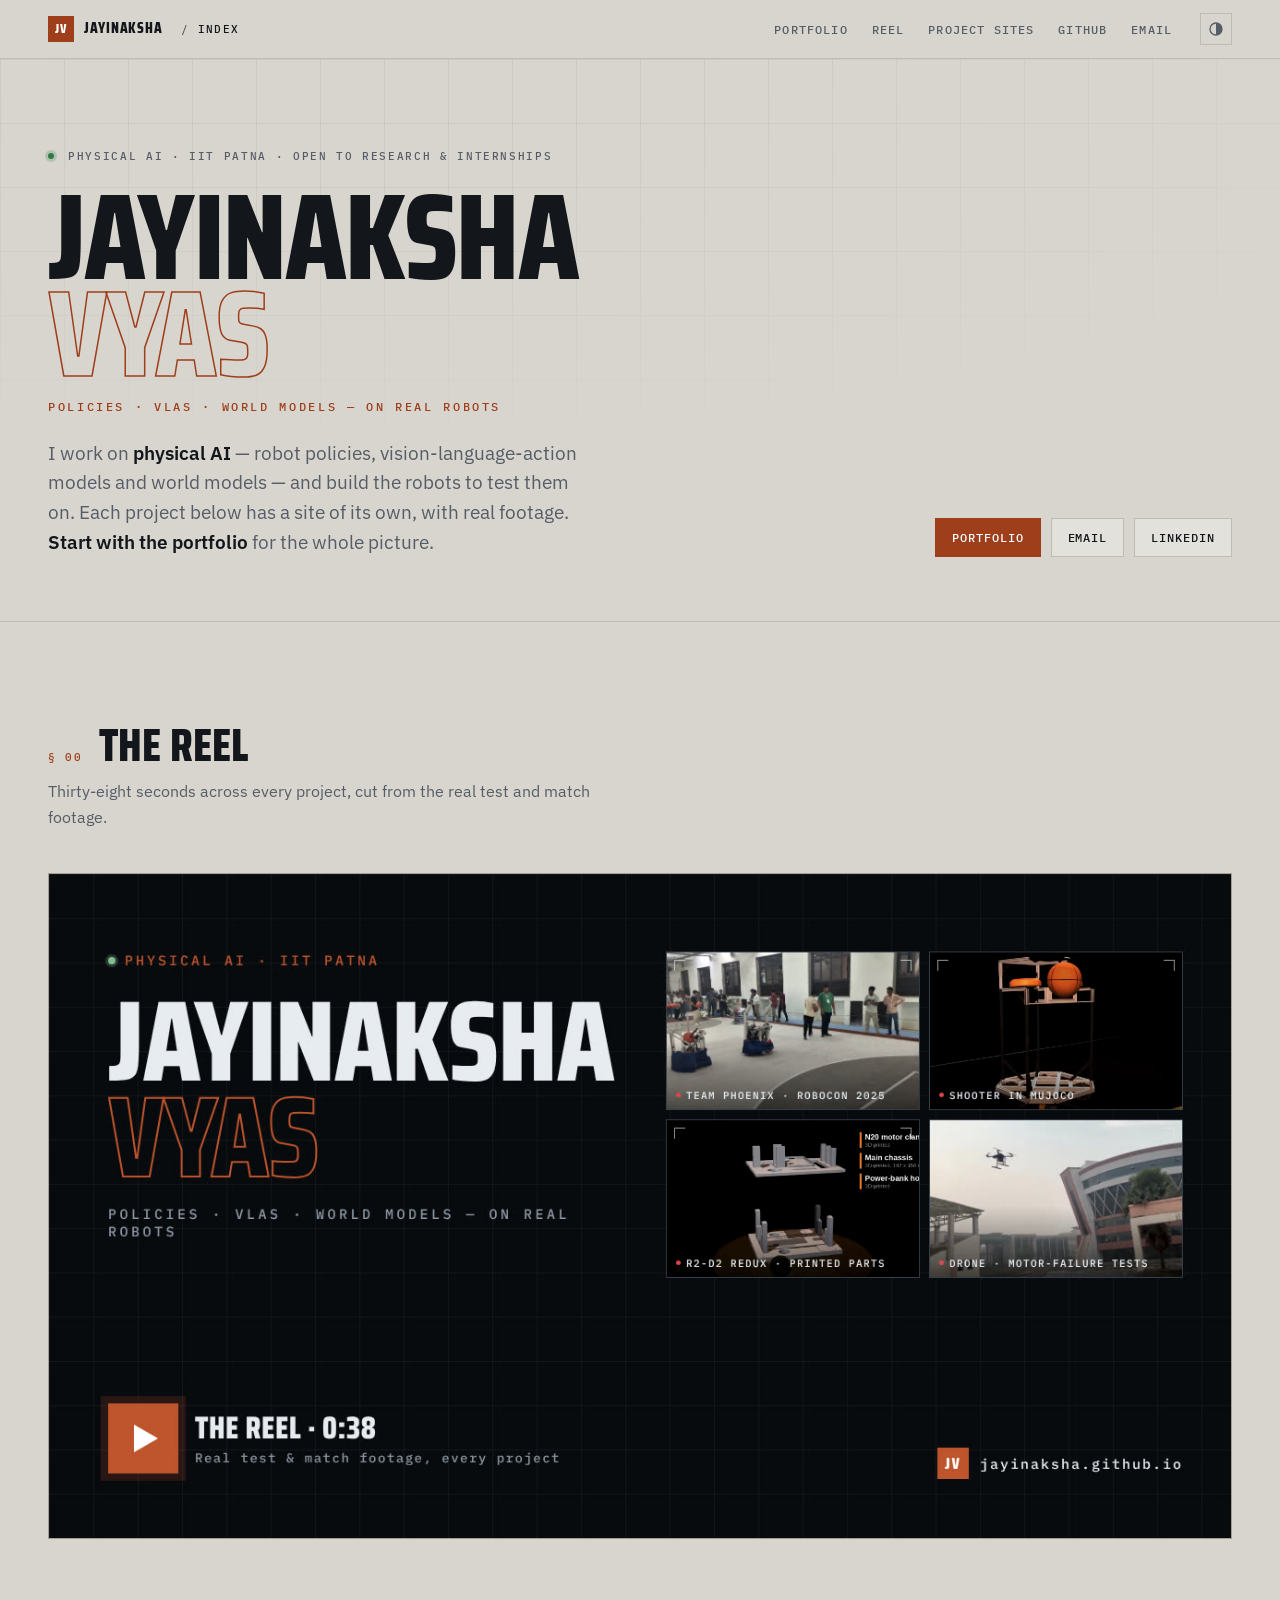
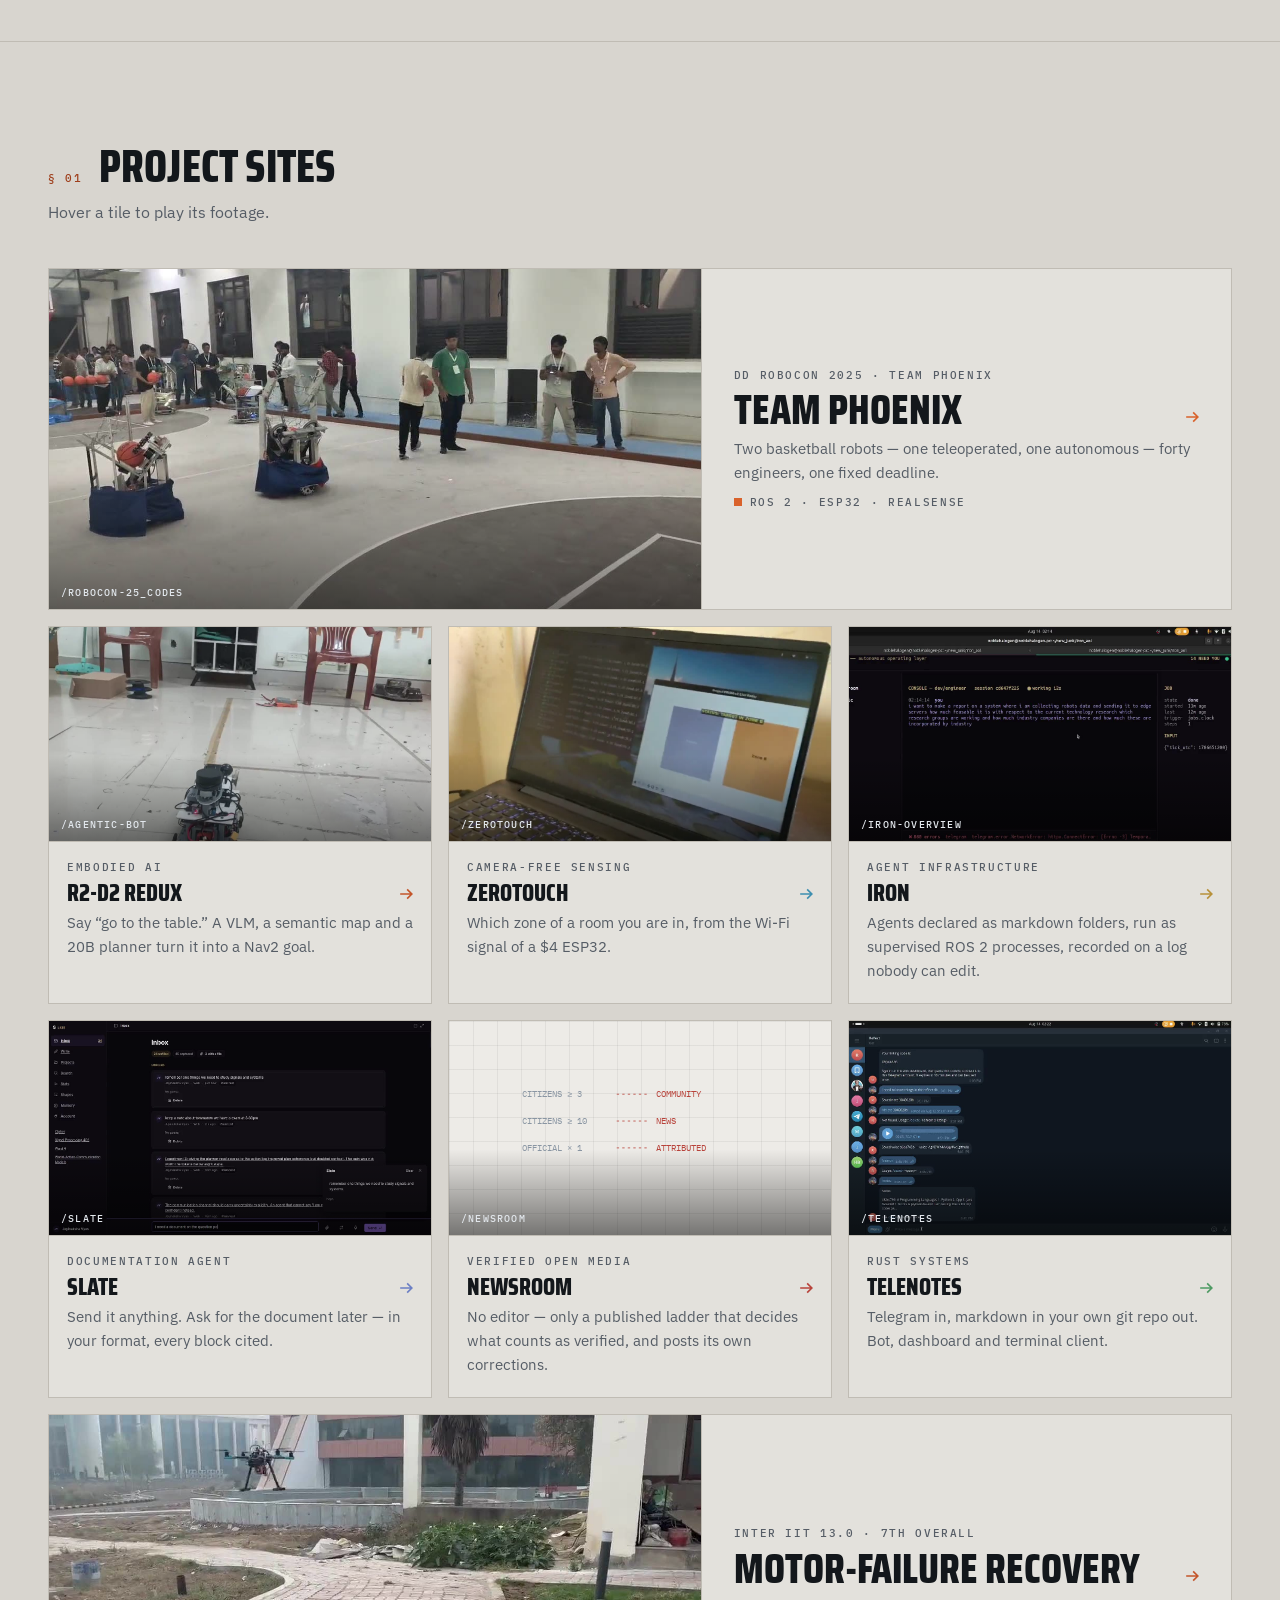
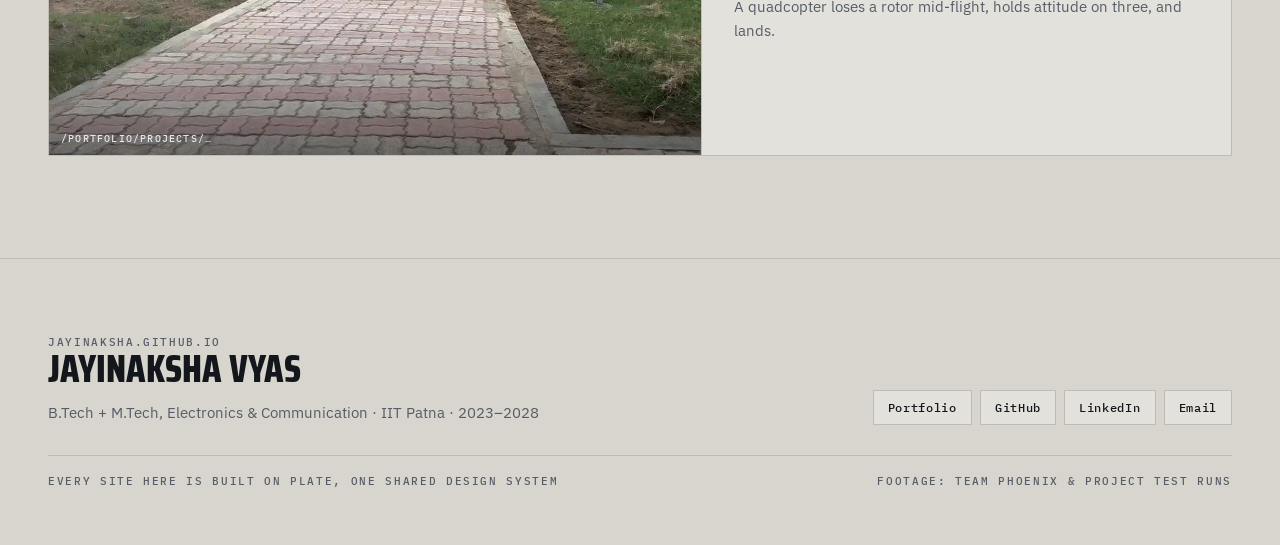
<file: index.html>
<!doctype html>
<html lang="en">
<head>
<meta charset="utf-8">
<meta name="viewport" content="width=device-width,initial-scale=1">
<title>Jayinaksha Vyas — physical AI: policies, VLAs and world models</title>
<meta name="description" content="Jayinaksha Vyas works on physical AI — robot policies, vision-language-action models and world models — at IIT Patna. Every project site in one place, each with real footage: Team Phoenix at DD Robocon 2025, R2-D2 Redux, ZeroTouch, Iron, telenotes, Slate and Newsroom.">
<link rel="canonical" href="https://jayinaksha.github.io/">
<meta property="og:type" content="website">
<meta property="og:title" content="Jayinaksha Vyas — physical AI: policies, VLAs and world models">
<meta property="og:description" content="Every project site in one place, each with real footage.">
<meta property="og:url" content="https://jayinaksha.github.io/">
<meta property="og:image" content="https://jayinaksha.github.io/assets/og.jpg">
<meta property="og:image:width" content="1200"><meta property="og:image:height" content="630">
<meta name="twitter:card" content="summary_large_image">
<meta name="theme-color" content="#0E1114">
<meta name="color-scheme" content="dark light">
<link rel="icon" href="assets/favicon.svg" type="image/svg+xml">
<link rel="stylesheet" href="assets/plate/plate.css">
<script>try{var t=localStorage.getItem("plate-theme");if(t)document.documentElement.dataset.theme=t}catch(e){}</script>
<script type="application/ld+json">
{"@context":"https://schema.org","@type":"Person","name":"Jayinaksha Vyas","url":"https://jayinaksha.github.io/","jobTitle":"Physical AI Engineer","knowsAbout":["Physical AI","Robot Policies","Vision-Language-Action Models","World Models","Robotics","ROS 2"],"alumniOf":{"@type":"CollegeOrUniversity","name":"Indian Institute of Technology Patna"},"sameAs":["https://jayinaksha.github.io/portfolio/","https://github.com/Jayinaksha","https://www.linkedin.com/in/jayinaksha-vyas-974051283"]}
</script>
<style>
#reel .reel::after{display:none}
.hub-hero .wordmark{font-size:clamp(3rem,10vw,7.6rem)}
.tiles{display:grid;gap:16px;grid-template-columns:repeat(auto-fill,minmax(min(100%,340px),1fr))}
.tile{position:relative;display:flex;flex-direction:column;text-decoration:none;color:inherit;background:var(--plate);
  border:1px solid var(--edge);transition:border-color .2s,transform .3s var(--ease)}
.tile:hover,.tile:focus-visible{border-color:var(--tile,var(--accent));transform:translateY(-3px)}
.tile__media{position:relative;aspect-ratio:16/9;overflow:hidden;background:var(--plate2);border-bottom:1px solid var(--edge)}
.tile__media img,.tile__media video{position:absolute;inset:0;width:100%;height:100%;object-fit:cover;filter:saturate(.85)}
.tile__media video{opacity:0;transition:opacity .3s}
.tile.is-live .tile__media video{opacity:1}
.tile__media::after{content:"";position:absolute;inset:0;background:linear-gradient(0deg,rgba(0,0,0,.5),transparent 40%)}
.tile__path{position:absolute;left:12px;bottom:10px;z-index:1;font:500 .625rem var(--f-mono);letter-spacing:.12em;color:#E2E7EC;text-transform:uppercase}
.tile__body{padding:18px 18px 20px;display:grid;gap:6px}
.tile__t{font:800 1.5rem/1 var(--f-display);text-transform:uppercase;display:flex;justify-content:space-between;gap:10px;align-items:baseline}
.tile__t .arrow{color:var(--tile,var(--accent));width:14px;height:14px}
.tile__d{color:var(--steel);font-size:.92rem}
.tile__k{display:flex;gap:8px;align-items:center;margin-top:4px}
.tile__k i{width:8px;height:8px;background:var(--tile,var(--accent))}
.tile--lead{grid-column:1/-1}
@media (min-width:900px){
  .tile--lead{flex-direction:row}
  .tile--lead .tile__media{flex:1.4;aspect-ratio:auto;min-height:340px;border-bottom:0;border-right:1px solid var(--edge)}
  .tile--lead .tile__body{flex:1;align-content:center;padding:32px}
  .tile--lead .tile__t{font-size:2.6rem}
}
.tile__ph{position:absolute;inset:0;display:grid;place-items:center;
  background-image:linear-gradient(var(--grid) 1px,transparent 1px),linear-gradient(90deg,var(--grid) 1px,transparent 1px);background-size:24px 24px}
.tile__ph svg{width:62%;height:auto}
</style>
</head>
<body>
<a class="skip" href="#main">Skip to content</a>

<header class="bar">
  <div class="shell">
    <a class="bar__home" href="./" aria-label="jayinaksha.github.io — home">
      <span class="bar__mark" aria-hidden="true">JV</span><span class="bar__name">Jayinaksha</span>
    </a>
    <span class="bar__crumb">/ <b>index</b></span>
    <button class="bar__tool bar__menu" aria-controls="nav" aria-expanded="false" aria-label="Menu"><svg width="14" height="10" viewBox="0 0 14 10" aria-hidden="true"><path d="M0 1h14M0 5h14M0 9h14" stroke="currentColor" stroke-width="1.4"/></svg></button>
    <nav class="bar__nav" id="nav" aria-label="Primary">
      <a href="portfolio/">Portfolio</a><a href="#reel">Reel</a><a href="#sites">Project sites</a><a href="https://github.com/Jayinaksha">GitHub</a><a href="mailto:jayinaksha_2302cm08@iitp.ac.in">Email</a>
    </nav>
    <button class="bar__tool" data-theme-toggle aria-label="Switch light or dark"><svg width="14" height="14" viewBox="0 0 14 14" aria-hidden="true"><circle cx="7" cy="7" r="6" fill="none" stroke="currentColor" stroke-width="1.3"/><path d="M7 1a6 6 0 0 1 0 12z" fill="currentColor"/></svg></button>
  </div>
</header>

<main id="main">
<section class="hero hub-hero" data-xhair>
  <div class="shell">
    <p class="eyebrow"><span class="dot dot--live" aria-hidden="true"></span><span class="lbl">Physical AI · IIT Patna · open to research &amp; internships</span></p>
    <h1 class="wordmark">Jayinaksha<span class="ghost">Vyas</span></h1>
    <p class="tagline">Policies · VLAs · world models — on real robots</p>
    <div class="row-wrap mt-m" style="align-items:flex-end;justify-content:space-between;gap:24px">
      <p class="deck">I work on <b>physical AI</b> — robot policies, vision-language-action models and world models — and build the robots to test them on. Each project below has a site of its own, with real footage. <b>Start with the portfolio</b> for the whole picture.</p>
      <div class="btns">
        <a class="btn btn--solid" href="portfolio/">Portfolio</a>
        <a class="btn" href="mailto:jayinaksha_2302cm08@iitp.ac.in">Email</a>
        <a class="btn" href="https://www.linkedin.com/in/jayinaksha-vyas-974051283">LinkedIn</a>
      </div>
    </div>
  </div>
</section>

<section class="sect" id="reel">
  <div class="shell">
    <div class="head"><span class="lbl clause">§ 00</span><h2>The reel</h2></div>
    <p class="head-sub muted">Thirty-eight seconds across every project, cut from the real test and match footage.</p>
    <figure class="reel-fig" style="margin:0">
      <div class="reel">
        <video src="assets/media/showreel.mp4" poster="assets/media/showreel.jpg" muted loop playsinline preload="none" data-manual
          aria-label="Showreel: Team Phoenix robots, the shooter in simulation, R2-D2 Redux, a drone flight test, PRISM and Iron."></video>
        <button class="reel__big" aria-label="Play the 38-second reel"></button>
        <button class="reel__toggle" aria-label="Play clip">&#9654;</button>
      </div>
    </figure>
  </div>
</section>

<section class="sect" id="sites">
  <div class="shell">
    <div class="head"><span class="lbl clause">§ 01</span><h2>Project sites</h2></div>
    <p class="head-sub muted">Hover a tile to play its footage.</p>
    <div class="tiles">
      <a class="tile tile--lead" href="Robocon-25_codes/" style="--tile:#D9622B">
        <div class="tile__media"><img src="assets/media/robocon-court.jpg" alt="Team Phoenix robots on the practice court" loading="eager"><video data-src="assets/media/robocon-court.mp4" muted loop playsinline preload="none"></video><span class="tile__path">/Robocon-25_codes</span></div>
        <div class="tile__body"><span class="lbl">DD Robocon 2025 · Team Phoenix</span><p class="tile__t">Team Phoenix <svg class="arrow" viewBox="0 0 12 12" aria-hidden="true"><path d="M1 6h10M7 2l4 4-4 4" fill="none" stroke="currentColor" stroke-width="1.4"/></svg></p><p class="tile__d">Two basketball robots — one teleoperated, one autonomous — forty engineers, one fixed deadline.</p><span class="tile__k"><i></i><span class="lbl">ROS 2 · ESP32 · RealSense</span></span></div>
      </a>
      <a class="tile" href="agentic-bot/" style="--tile:#C4552A">
        <div class="tile__media"><img src="assets/media/r2d2-drive.jpg" alt="R2-D2 Redux driving to a goal" loading="lazy"><video data-src="assets/media/r2d2-drive.mp4" muted loop playsinline preload="none"></video><span class="tile__path">/agentic-bot</span></div>
        <div class="tile__body"><span class="lbl">Embodied AI</span><p class="tile__t">R2-D2 Redux <svg class="arrow" viewBox="0 0 12 12" aria-hidden="true"><path d="M1 6h10M7 2l4 4-4 4" fill="none" stroke="currentColor" stroke-width="1.4"/></svg></p><p class="tile__d">Say “go to the table.” A VLM, a semantic map and a 20B planner turn it into a Nav2 goal.</p></div>
      </a>
      <a class="tile" href="zerotouch/" style="--tile:#3E8FB0">
        <div class="tile__media"><img src="assets/media/prism-live.jpg" alt="PRISM's live zone display" loading="lazy"><video data-src="assets/media/prism-live.mp4" muted loop playsinline preload="none"></video><span class="tile__path">/zerotouch</span></div>
        <div class="tile__body"><span class="lbl">Camera-free sensing</span><p class="tile__t">ZeroTouch <svg class="arrow" viewBox="0 0 12 12" aria-hidden="true"><path d="M1 6h10M7 2l4 4-4 4" fill="none" stroke="currentColor" stroke-width="1.4"/></svg></p><p class="tile__d">Which zone of a room you are in, from the Wi-Fi signal of a $4 ESP32.</p></div>
      </a>
      <a class="tile" href="iron-overview/" style="--tile:#B8913A">
        <div class="tile__media"><img src="assets/media/iron-run.jpg" alt="The Iron console running a job" loading="lazy"><video data-src="assets/media/iron-run.mp4" muted loop playsinline preload="none"></video><span class="tile__path">/iron-overview</span></div>
        <div class="tile__body"><span class="lbl">Agent infrastructure</span><p class="tile__t">Iron <svg class="arrow" viewBox="0 0 12 12" aria-hidden="true"><path d="M1 6h10M7 2l4 4-4 4" fill="none" stroke="currentColor" stroke-width="1.4"/></svg></p><p class="tile__d">Agents declared as markdown folders, run as supervised ROS 2 processes, recorded on a log nobody can edit.</p></div>
      </a>
      <a class="tile" href="slate/" style="--tile:#6C7FC4">
        <div class="tile__media"><img src="assets/media/slate-why.jpg" alt="The Slate inbox" loading="lazy"><video data-src="assets/media/slate-why.mp4" muted loop playsinline preload="none"></video><span class="tile__path">/slate</span></div>
        <div class="tile__body"><span class="lbl">Documentation agent</span><p class="tile__t">Slate <svg class="arrow" viewBox="0 0 12 12" aria-hidden="true"><path d="M1 6h10M7 2l4 4-4 4" fill="none" stroke="currentColor" stroke-width="1.4"/></svg></p><p class="tile__d">Send it anything. Ask for the document later — in your format, every block cited.</p></div>
      </a>
      <a class="tile" href="newsroom/" style="--tile:#B8433B">
        <div class="tile__media"><div class="tile__ph" aria-hidden="true"><svg viewBox="0 0 300 120"><g font-family="Plex Mono,monospace" font-size="11" fill="currentColor"><text x="0" y="22" fill="#8A96A3">CITIZENS ≥ 3</text><text x="170" y="22" fill="#B8433B">COMMUNITY</text><text x="0" y="56" fill="#8A96A3">CITIZENS ≥ 10</text><text x="170" y="56" fill="#B8433B">NEWS</text><text x="0" y="90" fill="#8A96A3">OFFICIAL × 1</text><text x="170" y="90" fill="#B8433B">ATTRIBUTED</text></g><path d="M120 18h40M120 52h40M120 86h40" stroke="#B8433B" stroke-dasharray="3 4"/></svg></div><span class="tile__path">/newsroom</span></div>
        <div class="tile__body"><span class="lbl">Verified open media</span><p class="tile__t">Newsroom <svg class="arrow" viewBox="0 0 12 12" aria-hidden="true"><path d="M1 6h10M7 2l4 4-4 4" fill="none" stroke="currentColor" stroke-width="1.4"/></svg></p><p class="tile__d">No editor — only a published ladder that decides what counts as verified, and posts its own corrections.</p></div>
      </a>
      <a class="tile" href="telenotes/" style="--tile:#4E9A63">
        <div class="tile__media"><img src="assets/media/telenotes-chat.jpg" alt="telenotes capturing from Telegram" loading="lazy"><video data-src="assets/media/telenotes-chat.mp4" muted loop playsinline preload="none"></video><span class="tile__path">/telenotes</span></div>
        <div class="tile__body"><span class="lbl">Rust systems</span><p class="tile__t">telenotes <svg class="arrow" viewBox="0 0 12 12" aria-hidden="true"><path d="M1 6h10M7 2l4 4-4 4" fill="none" stroke="currentColor" stroke-width="1.4"/></svg></p><p class="tile__d">Telegram in, markdown in your own git repo out. Bot, dashboard and terminal client.</p></div>
      </a>
      <a class="tile tile--lead" href="portfolio/projects/single-motor-failure/" style="--tile:#C4552A">
        <div class="tile__media"><img src="assets/media/smf-flight.jpg" alt="A quadcopter in a campus flight test" loading="lazy"><video data-src="assets/media/smf-flight.mp4" muted loop playsinline preload="none"></video><span class="tile__path">/portfolio/projects/…</span></div>
        <div class="tile__body"><span class="lbl">Inter IIT 13.0 · 7th overall</span><p class="tile__t">Motor-failure recovery <svg class="arrow" viewBox="0 0 12 12" aria-hidden="true"><path d="M1 6h10M7 2l4 4-4 4" fill="none" stroke="currentColor" stroke-width="1.4"/></svg></p><p class="tile__d">A quadcopter loses a rotor mid-flight, holds attitude on three, and lands.</p></div>
      </a>
    </div>
  </div>
</section>
</main>

<footer class="foot">
  <div class="shell">
    <div class="sig">
      <div><p class="lbl">jayinaksha.github.io</p><p class="sig__name">Jayinaksha Vyas</p><p class="muted mt-s" style="font-size:.92rem">B.Tech + M.Tech, Electronics &amp; Communication · IIT Patna · 2023–2028</p></div>
      <nav class="links" aria-label="Elsewhere">
        <a href="portfolio/">Portfolio</a><a href="https://github.com/Jayinaksha">GitHub</a><a href="https://www.linkedin.com/in/jayinaksha-vyas-974051283">LinkedIn</a><a href="mailto:jayinaksha_2302cm08@iitp.ac.in">Email</a>
      </nav>
    </div>
    <div class="fineprint"><span class="lbl">Every site here is built on Plate, one shared design system</span><span class="lbl">Footage: Team Phoenix &amp; project test runs</span></div>
  </div>
</footer>

<script src="assets/plate/plate.js" defer></script>
<script>
/* Tiles play their footage on hover or keyboard focus, and only then load it. */
(() => {
  if (matchMedia('(prefers-reduced-motion: reduce)').matches) return
  if (!matchMedia('(hover: hover)').matches) return
  document.querySelectorAll('.tile').forEach((tile) => {
    const v = tile.querySelector('video[data-src]')
    if (!v) return
    const on = () => {
      if (!v.src) v.src = v.dataset.src
      v.play().then(() => tile.classList.add('is-live')).catch(() => {})
    }
    const off = () => { v.pause(); tile.classList.remove('is-live') }
    tile.addEventListener('pointerenter', on)
    tile.addEventListener('focus', on)
    tile.addEventListener('pointerleave', off)
    tile.addEventListener('blur', off)
  })
})()
</script>
</body>
</html>
</file>
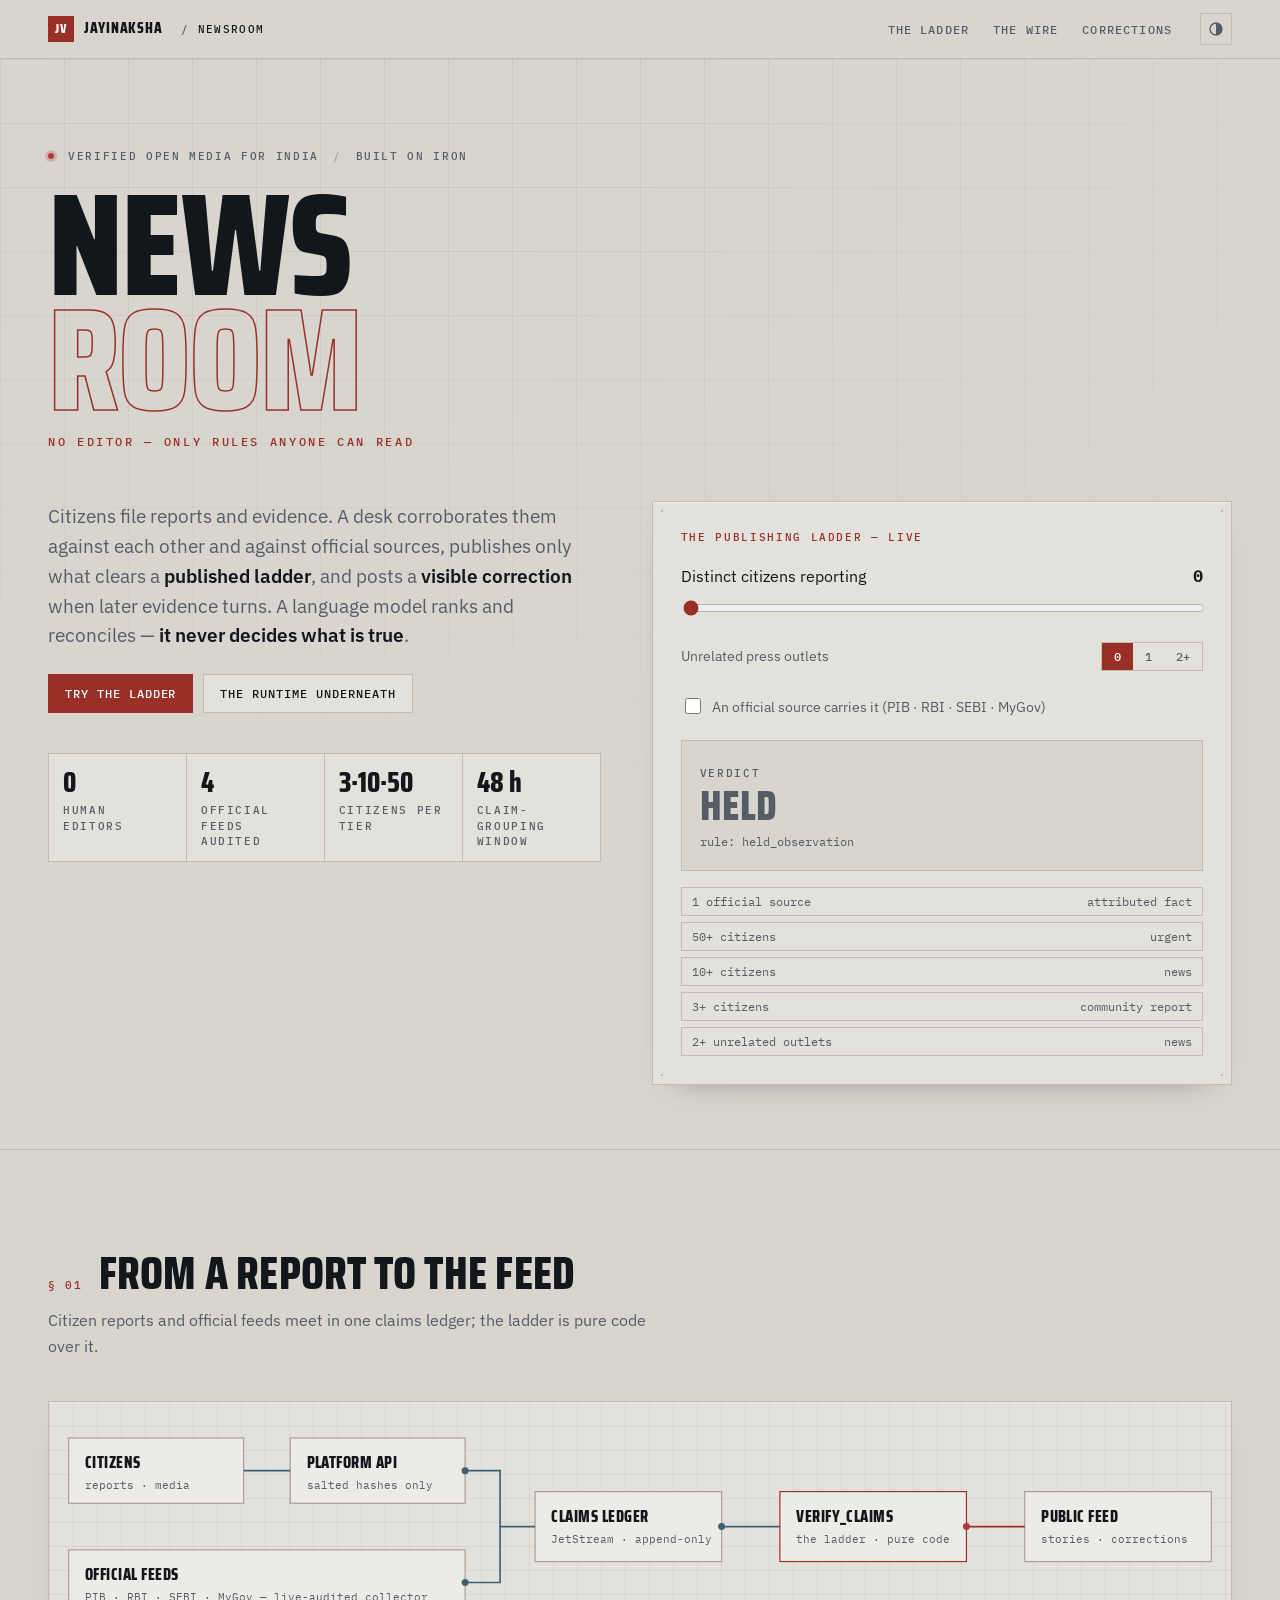
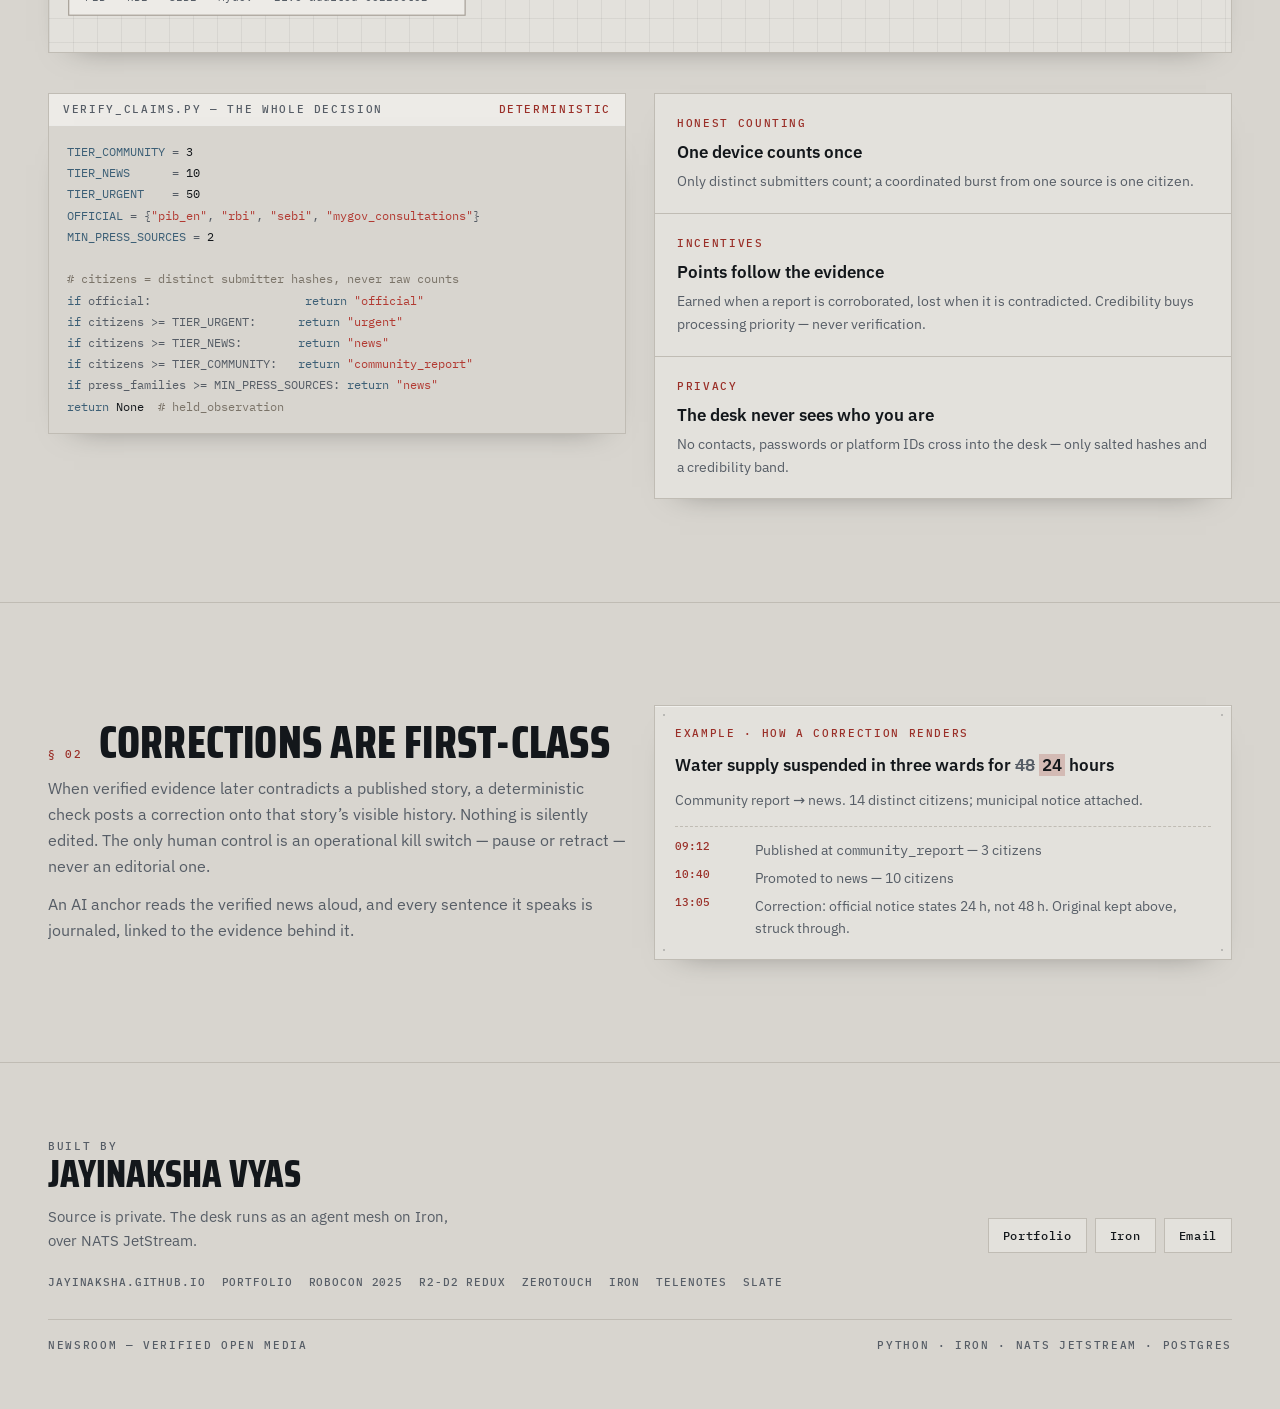
<file: newsroom/index.html>
<!doctype html>
<html lang="en">
<head>
<meta charset="utf-8">
<meta name="viewport" content="width=device-width,initial-scale=1">
<title>Newsroom — a newsroom with no editor, only rules anyone can read</title>
<meta name="description" content="Citizens file reports; a deterministic desk corroborates them against each other and against PIB, RBI, SEBI and MyGov, publishes what clears a published ladder, and posts its own corrections. Built on the Iron agent runtime.">
<link rel="canonical" href="https://jayinaksha.github.io/newsroom/">
<meta property="og:type" content="website">
<meta property="og:title" content="Newsroom — no editor, only rules anyone can read">
<meta property="og:description" content="Truth decided by counting, not by opinion. Try the publishing ladder yourself.">
<meta property="og:url" content="https://jayinaksha.github.io/newsroom/">
<meta property="og:image" content="https://jayinaksha.github.io/newsroom/og.jpg">
<meta property="og:image:width" content="1200"><meta property="og:image:height" content="630">
<meta name="twitter:card" content="summary_large_image">
<meta name="theme-color" content="#0E1114">
<meta name="color-scheme" content="dark light">
<link rel="icon" href="favicon.svg" type="image/svg+xml">
<link rel="stylesheet" href="../assets/plate/plate.css">
<script>try{var t=localStorage.getItem("plate-theme");if(t)document.documentElement.dataset.theme=t}catch(e){}</script>
<style>
:root{--accent:#B8433B;--accent-hi:#E8736A}
:root[data-theme="light"]{--accent:#9A2F28;--accent-hi:#B23A32}
@media (prefers-color-scheme:light){:root:not([data-theme="dark"]){--accent:#9A2F28;--accent-hi:#B23A32}}
.ladder{padding:clamp(18px,3vw,28px)}
.ladder label{display:grid;gap:8px;margin-top:18px}
.ladder input[type=range]{width:100%;accent-color:var(--accent)}
.ladder .row-wrap label{display:flex;margin-top:0;align-items:center;gap:8px;font-size:.9rem;color:var(--steel)}
.ladder input[type=checkbox]{accent-color:var(--accent);width:16px;height:16px}
.seg{display:inline-flex;border:1px solid var(--edge)}
.seg button{all:unset;cursor:pointer;font:500 .72rem var(--f-mono);padding:6px 12px;color:var(--steel)}
.seg button[aria-pressed="true"]{background:var(--accent);color:#fff}
.verdict{margin-top:22px;padding:18px;border:1px solid var(--edge);background:var(--ground)}
.verdict__tier{font:800 clamp(1.8rem,4vw,2.6rem)/1 var(--f-display);text-transform:uppercase;transition:color .2s}
.verdict[data-tier="none"] .verdict__tier{color:var(--steel)}
.verdict:not([data-tier="none"]) .verdict__tier{color:var(--accent-hi)}
.rungs{list-style:none;display:grid;gap:6px;margin-top:16px}
.rungs li{display:flex;justify-content:space-between;gap:10px;font:400 .75rem var(--f-mono);color:var(--steel);padding:6px 10px;border:1px solid var(--edge)}
.rungs li.on{color:var(--chalk);border-color:var(--accent);box-shadow:inset 3px 0 0 var(--accent)}
.story{padding:20px}
.story del{color:var(--steel)}
.story ins{text-decoration:none;color:var(--chalk);background:color-mix(in srgb,var(--accent) 22%,transparent);padding:0 3px}
.hist{list-style:none;margin-top:14px;border-top:1px dashed var(--edge);padding-top:12px;display:grid;gap:6px}
.hist li{display:grid;grid-template-columns:70px 1fr;gap:10px;font-size:.85rem;color:var(--steel)}
.hist li b{font:500 .7rem var(--f-mono);color:var(--accent);font-weight:500}
</style>
</head>
<body>
<a class="skip" href="#main">Skip to content</a>

<header class="bar">
  <div class="shell">
    <a class="bar__home" href="https://jayinaksha.github.io/portfolio/" aria-label="Jayinaksha Vyas — portfolio">
      <span class="bar__mark" aria-hidden="true">JV</span><span class="bar__name">Jayinaksha</span>
    </a>
    <span class="bar__crumb">/ <b>Newsroom</b></span>
    <button class="bar__tool bar__menu" aria-controls="nav" aria-expanded="false" aria-label="Menu"><svg width="14" height="10" viewBox="0 0 14 10" aria-hidden="true"><path d="M0 1h14M0 5h14M0 9h14" stroke="currentColor" stroke-width="1.4"/></svg></button>
    <nav class="bar__nav" id="nav" aria-label="Sections"><a href="#ladder">The ladder</a><a href="#wire">The wire</a><a href="#corrections">Corrections</a></nav>
    <button class="bar__tool" data-theme-toggle aria-label="Switch light or dark"><svg width="14" height="14" viewBox="0 0 14 14" aria-hidden="true"><circle cx="7" cy="7" r="6" fill="none" stroke="currentColor" stroke-width="1.3"/><path d="M7 1a6 6 0 0 1 0 12z" fill="currentColor"/></svg></button>
  </div>
</header>

<main id="main">
<section class="hero" data-xhair>
  <div class="shell">
    <p class="eyebrow"><span class="dot" aria-hidden="true"></span><span class="lbl">Verified open media for India</span><span class="lbl" style="opacity:.45">/</span><span class="lbl">Built on Iron</span></p>
    <h1 class="wordmark">News<span class="ghost">room</span></h1>
    <p class="tagline">No editor — only rules anyone can read</p>
    <div class="hero-grid">
      <div>
        <p class="deck">Citizens file reports and evidence. A desk corroborates them against each other and against
          official sources, publishes only what clears a <b>published ladder</b>, and posts a <b>visible correction</b>
          when later evidence turns. A language model ranks and reconciles — <b>it never decides what is true</b>.</p>
        <div class="btns mt-m">
          <a class="btn btn--solid" href="#ladder">Try the ladder</a>
          <a class="btn" href="../iron-overview/">The runtime underneath</a>
        </div>
        <div class="spec mt-l">
          <div><span class="n">0</span><span class="lbl k">Human editors</span></div>
          <div><span class="n">4</span><span class="lbl k">Official feeds audited</span></div>
          <div><span class="n">3·10·50</span><span class="lbl k">Citizens per tier</span></div>
          <div><span class="n">48 h</span><span class="lbl k">Claim-grouping window</span></div>
        </div>
      </div>
      <div class="plate ladder" id="ladder" aria-labelledby="ladder-h">
        <p class="lbl lbl--accent" id="ladder-h">The publishing ladder — live</p>
        <label><span class="row-wrap" style="justify-content:space-between"><span>Distinct citizens reporting</span><b class="mono" id="c-out">0</b></span>
          <input type="range" id="c" min="0" max="60" value="0" aria-describedby="c-out"></label>
        <div class="row-wrap mt-m" style="justify-content:space-between">
          <span class="muted" style="font-size:.9rem">Unrelated press outlets</span>
          <span class="seg" role="group" aria-label="Unrelated press outlets"><button data-p="0" aria-pressed="true">0</button><button data-p="1" aria-pressed="false">1</button><button data-p="2" aria-pressed="false">2+</button></span>
        </div>
        <div class="row-wrap mt-m"><label><input type="checkbox" id="o"> An official source carries it (PIB · RBI · SEBI · MyGov)</label></div>
        <div class="verdict" id="verdict" data-tier="none" aria-live="polite">
          <span class="lbl">Verdict</span>
          <p class="verdict__tier" id="tier">Held</p>
          <p class="mono muted" style="font-size:.75rem;margin-top:6px" id="rule">rule: held_observation</p>
        </div>
        <ul class="rungs" id="rungs">
          <li data-r="official"><span>1 official source</span><span>attributed fact</span></li>
          <li data-r="urgent"><span>50+ citizens</span><span>urgent</span></li>
          <li data-r="news-c"><span>10+ citizens</span><span>news</span></li>
          <li data-r="community"><span>3+ citizens</span><span>community report</span></li>
          <li data-r="news-p"><span>2+ unrelated outlets</span><span>news</span></li>
        </ul>
      </div>
    </div>
  </div>
</section>

<section class="sect" id="wire">
  <div class="shell">
    <div class="head"><span class="lbl clause">§ 01</span><h2>From a report to the feed</h2></div>
    <p class="head-sub muted">Citizen reports and official feeds meet in one claims ledger; the ladder is pure code over it.</p>
    <div class="scope scope--min draw rise">
      <svg viewBox="0 0 1000 200" role="img" aria-label="Citizens submit to the platform API, which publishes to JetStream; official feeds are collected; both reach the claims ledger, which verify_claims reads to publish stories, statuses, points and corrections to the public feed.">
        <rect class="sch-box" x="10" y="24" width="150" height="56"/><text class="sch-t" x="24" y="50">Citizens</text><text class="sch-f" x="24" y="68">reports · media</text>
        <rect class="sch-box" x="200" y="24" width="150" height="56"/><text class="sch-t" x="214" y="50">Platform API</text><text class="sch-f" x="214" y="68">salted hashes only</text>
        <rect class="sch-box" x="10" y="120" width="340" height="56"/><text class="sch-t" x="24" y="146">Official feeds</text><text class="sch-f" x="24" y="164">PIB · RBI · SEBI · MyGov — live-audited collector</text>
        <rect class="sch-box" x="410" y="70" width="160" height="60"/><text class="sch-t" x="424" y="96">Claims ledger</text><text class="sch-f" x="424" y="114">JetStream · append-only</text>
        <rect class="sch-box sch-box--hot" x="620" y="70" width="160" height="60"/><text class="sch-t" x="634" y="96">verify_claims</text><text class="sch-f" x="634" y="114">the ladder · pure code</text>
        <rect class="sch-box" x="830" y="70" width="160" height="60"/><text class="sch-t" x="844" y="96">Public feed</text><text class="sch-f" x="844" y="114">stories · corrections</text>
        <path class="sch-w" d="M160 52 H200" style="--len:40"/>
        <path class="sch-w" d="M350 52 H380 V100 H410" style="--len:110"/>
        <path class="sch-w" d="M350 148 H380 V100" style="--len:80"/>
        <path class="sch-w" d="M570 100 H620" style="--len:50"/>
        <path class="sch-w sch-w--hot" d="M780 100 H830" style="--len:50"/>
        <circle class="sch-pkt" r="3" style="offset-path:path('M350 52 H380 V100 H410');--dur:1.6s;fill:var(--sense)"/>
        <circle class="sch-pkt" r="3" style="offset-path:path('M350 148 H380 V100 H410');--dur:1.4s;--delay:.6s;fill:var(--sense)"/>
        <circle class="sch-pkt" r="3" style="offset-path:path('M570 100 H620');--dur:.9s;--delay:.3s;fill:var(--sense)"/>
        <circle class="sch-pkt" r="3" style="offset-path:path('M780 100 H830');--dur:.9s;--delay:.8s"/>
      </svg>
    </div>
    <div class="duo mt-l">
      <div>
        <div class="codehead"><span class="lbl">verify_claims.py — the whole decision</span><span class="lbl lbl--accent">deterministic</span></div>
<pre><span class="k">TIER_COMMUNITY</span> = <span class="n">3</span>
<span class="k">TIER_NEWS</span>      = <span class="n">10</span>
<span class="k">TIER_URGENT</span>    = <span class="n">50</span>
<span class="k">OFFICIAL</span> = {<span class="s">"pib_en"</span>, <span class="s">"rbi"</span>, <span class="s">"sebi"</span>, <span class="s">"mygov_consultations"</span>}
<span class="k">MIN_PRESS_SOURCES</span> = <span class="n">2</span>

<span class="c"># citizens = distinct submitter hashes, never raw counts</span>
<span class="k">if</span> official:                      <span class="k">return</span> <span class="s">"official"</span>
<span class="k">if</span> citizens &gt;= TIER_URGENT:      <span class="k">return</span> <span class="s">"urgent"</span>
<span class="k">if</span> citizens &gt;= TIER_NEWS:        <span class="k">return</span> <span class="s">"news"</span>
<span class="k">if</span> citizens &gt;= TIER_COMMUNITY:   <span class="k">return</span> <span class="s">"community_report"</span>
<span class="k">if</span> press_families &gt;= MIN_PRESS_SOURCES: <span class="k">return</span> <span class="s">"news"</span>
<span class="k">return</span> <span class="n">None</span>  <span class="c"># held_observation</span></pre>
      </div>
      <div class="notes" style="grid-template-columns:1fr">
        <div class="note"><span class="lbl">Honest counting</span><h3>One device counts once</h3><p>Only distinct submitters count; a coordinated burst from one source is one citizen.</p></div>
        <div class="note"><span class="lbl">Incentives</span><h3>Points follow the evidence</h3><p>Earned when a report is corroborated, lost when it is contradicted. Credibility buys processing priority — never verification.</p></div>
        <div class="note"><span class="lbl">Privacy</span><h3>The desk never sees who you are</h3><p>No contacts, passwords or platform IDs cross into the desk — only salted hashes and a credibility band.</p></div>
      </div>
    </div>
  </div>
</section>

<section class="sect" id="corrections">
  <div class="shell duo" style="align-items:center">
    <div>
      <div class="head"><span class="lbl clause">§ 02</span><h2>Corrections are first-class</h2></div>
      <p class="prose mt-s">When verified evidence later contradicts a published story, a deterministic check posts a correction
        onto that story’s visible history. Nothing is silently edited. The only human control is an operational kill switch —
        pause or retract — never an editorial one.</p>
      <p class="prose mt-s">An AI anchor reads the verified news aloud, and every sentence it speaks is journaled, linked to the
        evidence behind it.</p>
    </div>
    <article class="plate story rise" aria-label="Example story with a correction">
      <p class="lbl lbl--accent">Example · how a correction renders</p>
      <h3 class="mt-s">Water supply suspended in three wards for <del>48</del> <ins>24</ins> hours</h3>
      <p class="muted mt-s" style="font-size:.9rem">Community report → news. 14 distinct citizens; municipal notice attached.</p>
      <ol class="hist">
        <li><b>09:12</b><span>Published at <span class="mono">community_report</span> — 3 citizens</span></li>
        <li><b>10:40</b><span>Promoted to <span class="mono">news</span> — 10 citizens</span></li>
        <li><b>13:05</b><span>Correction: official notice states 24 h, not 48 h. Original kept above, struck through.</span></li>
      </ol>
    </article>
  </div>
</section>
</main>

<footer class="foot">
  <div class="shell">
    <div class="sig">
      <div><p class="lbl">Built by</p><p class="sig__name">Jayinaksha Vyas</p><p class="muted mt-s" style="max-width:48ch;font-size:.92rem">Source is private. The desk runs as an agent mesh on Iron, over NATS JetStream.</p></div>
      <nav class="links" aria-label="Elsewhere">
        <a href="https://jayinaksha.github.io/portfolio/">Portfolio</a>
        <a href="../iron-overview/">Iron</a>
        <a href="mailto:jayinaksha_2302cm08@iitp.ac.in?subject=Newsroom">Email</a>
      </nav>
    </div>
    <nav class="sister" aria-label="Other projects">
      <a href="../">jayinaksha.github.io</a><a href="../portfolio/">Portfolio</a><a href="../Robocon-25_codes/">Robocon 2025</a><a href="../agentic-bot/">R2-D2 Redux</a><a href="../zerotouch/">ZeroTouch</a><a href="../iron-overview/">Iron</a><a href="../telenotes/">telenotes</a><a href="../slate/">Slate</a>
    </nav>
    <div class="fineprint"><span class="lbl">Newsroom — verified open media</span><span class="lbl">Python · Iron · NATS JetStream · Postgres</span></div>
  </div>
</footer>
<script src="../assets/plate/plate.js" defer></script>
<script>
/* The same decision as verify_claims._tier, in the same order. */
(() => {
  const c = document.getElementById('c'), o = document.getElementById('o')
  const cOut = document.getElementById('c-out'), verdict = document.getElementById('verdict')
  const tierEl = document.getElementById('tier'), ruleEl = document.getElementById('rule')
  const segs = [...document.querySelectorAll('.seg button')], rungs = document.querySelectorAll('#rungs li')
  let press = 0
  const decide = (citizens, press, official) => {
    if (official) return ['Attributed fact', citizens ? 'official_plus_citizens' : 'official_class_source', 'official']
    if (citizens >= 50) return ['Urgent', 'citizen_urgent', 'urgent']
    if (citizens >= 10) return ['News', 'citizen_news', 'news-c']
    if (citizens >= 3) return ['Community report', 'citizen_community', 'community']
    if (press >= 2) return ['News', 'two_unrelated_press_outlets', 'news-p']
    return ['Held', 'held_observation', 'none']
  }
  const render = () => {
    const n = +c.value
    cOut.textContent = n
    const [label, rule, rung] = decide(n, press, o.checked)
    tierEl.textContent = label
    ruleEl.textContent = `rule: ${rule}`
    verdict.dataset.tier = rung
    rungs.forEach((li) => li.classList.toggle('on', li.dataset.r === rung))
  }
  c.addEventListener('input', render)
  o.addEventListener('change', render)
  segs.forEach((b) => b.addEventListener('click', () => {
    press = +b.dataset.p
    segs.forEach((s) => s.setAttribute('aria-pressed', String(s === b)))
    render()
  }))
  render()
})()
</script>
</body>
</html>
</file>
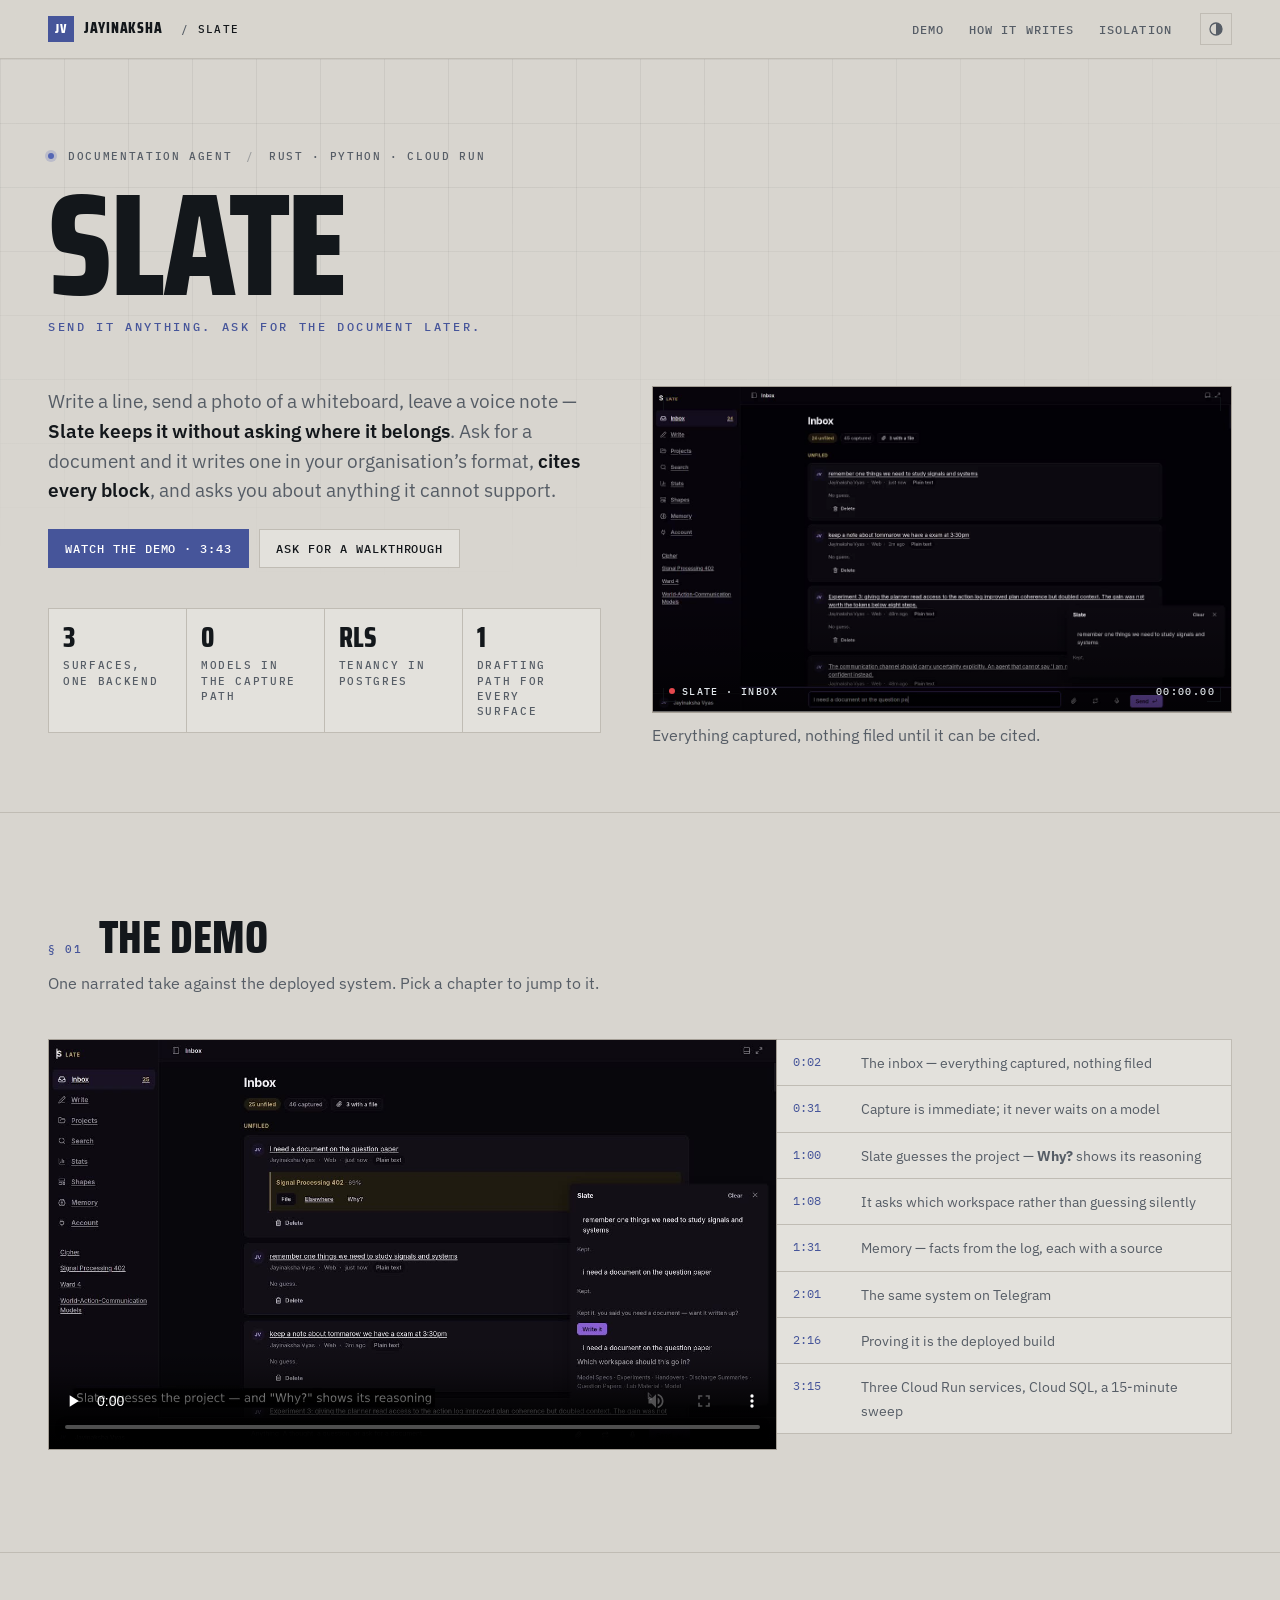
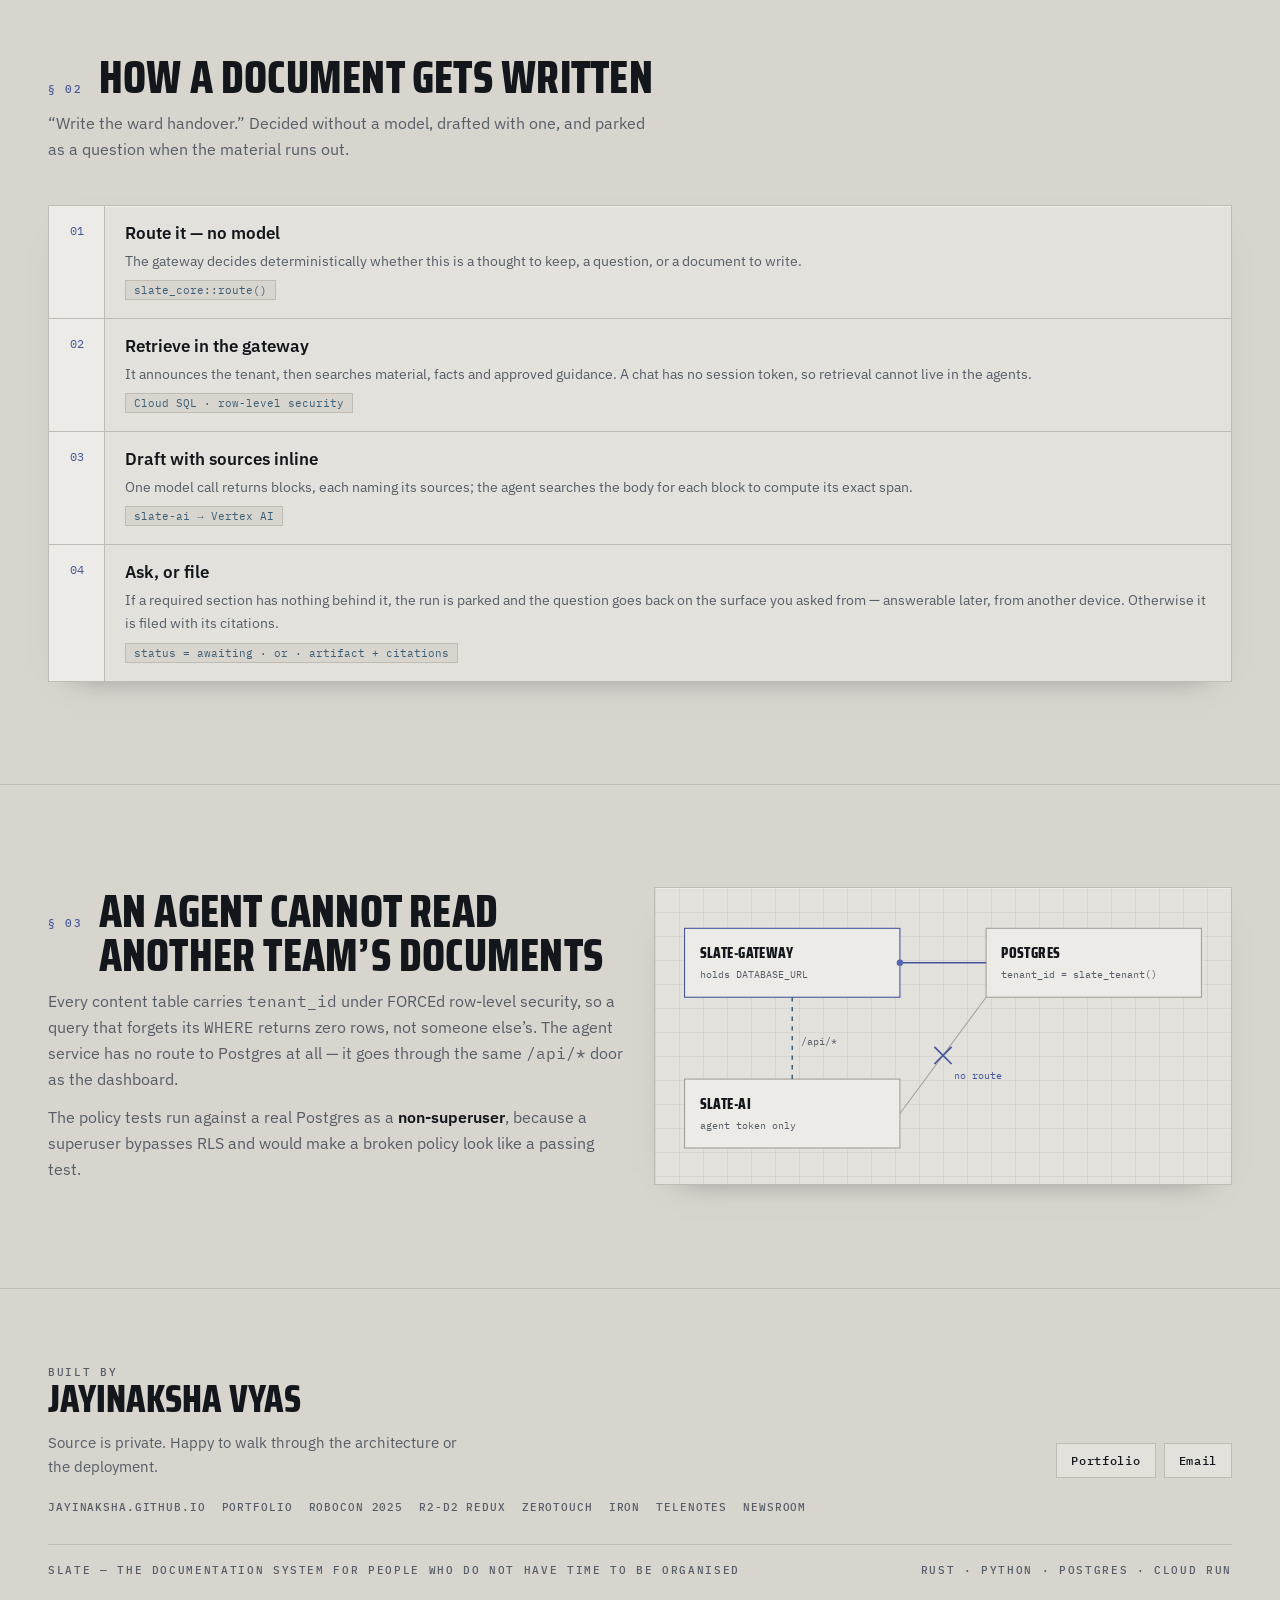
<file: slate/index.html>
<!doctype html>
<html lang="en">
<head>
<meta charset="utf-8">
<meta name="viewport" content="width=device-width,initial-scale=1">
<title>Slate — send it anything, ask for the document later</title>
<meta name="description" content="Slate keeps whatever you send it — a line, a photo of a whiteboard, a voice note — and writes documents in your organisation's format, citing every block to the material behind it. Multi-tenant, isolated by Postgres row-level security.">
<link rel="canonical" href="https://jayinaksha.github.io/slate/">
<meta property="og:type" content="website">
<meta property="og:title" content="Slate — send it anything, ask for the document later">
<meta property="og:description" content="Capture without filing. Documents in your format, every block cited. A narrated demo against the deployed system.">
<meta property="og:url" content="https://jayinaksha.github.io/slate/">
<meta property="og:image" content="https://jayinaksha.github.io/slate/og.jpg">
<meta property="og:image:width" content="1200"><meta property="og:image:height" content="630">
<meta name="twitter:card" content="summary_large_image">
<meta name="theme-color" content="#0E1114">
<meta name="color-scheme" content="dark light">
<link rel="icon" href="favicon.svg" type="image/svg+xml">
<link rel="stylesheet" href="../assets/plate/plate.css">
<script>try{var t=localStorage.getItem("plate-theme");if(t)document.documentElement.dataset.theme=t}catch(e){}</script>
<style>
:root{--accent:#6C7FC4;--accent-hi:#9AA9E6}
:root[data-theme="light"]{--accent:#46559A;--accent-hi:#5466B4}
@media (prefers-color-scheme:light){:root:not([data-theme="dark"]){--accent:#46559A;--accent-hi:#5466B4}}
.player{border:1px solid var(--edge-hi);background:#000}
.player video{width:100%;aspect-ratio:16/9;background:#000}
.chapters{list-style:none;border:1px solid var(--edge);border-top:0;background:var(--plate)}
.chapters li+li{border-top:1px solid var(--edge)}
.chapters button{all:unset;box-sizing:border-box;cursor:pointer;display:grid;grid-template-columns:56px 1fr;gap:12px;width:100%;padding:11px 16px;font-size:.9rem;color:var(--steel)}
.chapters button:hover,.chapters button:focus-visible{background:var(--plate2);color:var(--chalk)}
.chapters button[aria-current="true"]{color:var(--chalk);box-shadow:inset 3px 0 0 var(--accent)}
.chapters .mono{color:var(--accent);font-size:.78rem}
@media (min-width:1000px){.watch{display:grid;grid-template-columns:minmax(0,1.6fr) minmax(0,1fr);align-items:start}.chapters{border-top:1px solid var(--edge);border-left:0}}
</style>
</head>
<body>
<a class="skip" href="#main">Skip to content</a>

<header class="bar">
  <div class="shell">
    <a class="bar__home" href="https://jayinaksha.github.io/portfolio/" aria-label="Jayinaksha Vyas — portfolio">
      <span class="bar__mark" aria-hidden="true">JV</span><span class="bar__name">Jayinaksha</span>
    </a>
    <span class="bar__crumb">/ <b>Slate</b></span>
    <button class="bar__tool bar__menu" aria-controls="nav" aria-expanded="false" aria-label="Menu"><svg width="14" height="10" viewBox="0 0 14 10" aria-hidden="true"><path d="M0 1h14M0 5h14M0 9h14" stroke="currentColor" stroke-width="1.4"/></svg></button>
    <nav class="bar__nav" id="nav" aria-label="Sections"><a href="#demo">Demo</a><a href="#flow">How it writes</a><a href="#tenancy">Isolation</a></nav>
    <button class="bar__tool" data-theme-toggle aria-label="Switch light or dark"><svg width="14" height="14" viewBox="0 0 14 14" aria-hidden="true"><circle cx="7" cy="7" r="6" fill="none" stroke="currentColor" stroke-width="1.3"/><path d="M7 1a6 6 0 0 1 0 12z" fill="currentColor"/></svg></button>
  </div>
</header>

<main id="main">
<section class="hero" data-xhair>
  <div class="shell">
    <p class="eyebrow"><span class="dot" aria-hidden="true"></span><span class="lbl">Documentation agent</span><span class="lbl" style="opacity:.45">/</span><span class="lbl">Rust · Python · Cloud Run</span></p>
    <h1 class="wordmark">Slate</h1>
    <p class="tagline">Send it anything. Ask for the document later.</p>
    <div class="hero-grid">
      <div>
        <p class="deck">Write a line, send a photo of a whiteboard, leave a voice note — <b>Slate keeps it without asking
          where it belongs</b>. Ask for a document and it writes one in your organisation’s format, <b>cites every block</b>,
          and asks you about anything it cannot support.</p>
        <div class="btns mt-m">
          <a class="btn btn--solid" href="#demo">Watch the demo · 3:43</a>
          <a class="btn" href="mailto:jayinaksha_2302cm08@iitp.ac.in?subject=Slate">Ask for a walkthrough</a>
        </div>
        <div class="spec mt-l">
          <div><span class="n">3</span><span class="lbl k">Surfaces, one backend</span></div>
          <div><span class="n">0</span><span class="lbl k">Models in the capture path</span></div>
          <div><span class="n">RLS</span><span class="lbl k">Tenancy in Postgres</span></div>
          <div><span class="n">1</span><span class="lbl k">Drafting path for every surface</span></div>
        </div>
      </div>
      <figure class="reel-fig" style="margin:0">
        <div class="reel">
          <video src="../assets/media/slate-why.mp4" poster="../assets/media/slate-why.jpg" muted loop playsinline preload="metadata" aria-label="The Slate dashboard inbox with captured notes."></video>
          <div class="reel__corners"></div>
          <div class="reel__hud"><span class="reel__rec">Slate · inbox</span><span class="reel__tc">00:00.00</span></div>
          <button class="reel__toggle" aria-label="Play clip">&#9654;</button>
        </div>
        <figcaption class="figcap"><span class="muted">Everything captured, nothing filed until it can be cited.</span></figcaption>
      </figure>
    </div>
  </div>
</section>

<section class="sect" id="demo">
  <div class="shell">
    <div class="head"><span class="lbl clause">§ 01</span><h2>The demo</h2></div>
    <p class="head-sub muted">One narrated take against the deployed system. Pick a chapter to jump to it.</p>
    <div class="watch">
      <div class="player">
        <video id="demo-video" src="media/slate-demo.mp4" poster="media/slate-demo.jpg" controls preload="none" playsinline aria-label="Slate demo, narrated, 3 minutes 43 seconds."></video>
      </div>
      <ol class="chapters" id="chapters">
        <li><button data-t="2"><span class="mono">0:02</span><span>The inbox — everything captured, nothing filed</span></button></li>
        <li><button data-t="31"><span class="mono">0:31</span><span>Capture is immediate; it never waits on a model</span></button></li>
        <li><button data-t="60"><span class="mono">1:00</span><span>Slate guesses the project — <b>Why?</b> shows its reasoning</span></button></li>
        <li><button data-t="68"><span class="mono">1:08</span><span>It asks which workspace rather than guessing silently</span></button></li>
        <li><button data-t="91"><span class="mono">1:31</span><span>Memory — facts from the log, each with a source</span></button></li>
        <li><button data-t="121"><span class="mono">2:01</span><span>The same system on Telegram</span></button></li>
        <li><button data-t="136"><span class="mono">2:16</span><span>Proving it is the deployed build</span></button></li>
        <li><button data-t="195"><span class="mono">3:15</span><span>Three Cloud Run services, Cloud SQL, a 15-minute sweep</span></button></li>
      </ol>
    </div>
  </div>
</section>

<section class="sect" id="flow">
  <div class="shell">
    <div class="head"><span class="lbl clause">§ 02</span><h2>How a document gets written</h2></div>
    <p class="head-sub muted">“Write the ward handover.” Decided without a model, drafted with one, and parked as a question when the material runs out.</p>
    <ol class="trace rise">
      <li class="step"><span class="num">01</span><div class="body"><h3>Route it — no model</h3><p>The gateway decides deterministically whether this is a thought to keep, a question, or a document to write.</p><span class="wire">slate_core::route()</span></div></li>
      <li class="step"><span class="num">02</span><div class="body"><h3>Retrieve in the gateway</h3><p>It announces the tenant, then searches material, facts and approved guidance. A chat has no session token, so retrieval cannot live in the agents.</p><span class="wire">Cloud SQL · row-level security</span></div></li>
      <li class="step"><span class="num">03</span><div class="body"><h3>Draft with sources inline</h3><p>One model call returns blocks, each naming its sources; the agent searches the body for each block to compute its exact span.</p><span class="wire">slate-ai → Vertex AI</span></div></li>
      <li class="step"><span class="num">04</span><div class="body"><h3>Ask, or file</h3><p>If a required section has nothing behind it, the run is parked and the question goes back on the surface you asked from — answerable later, from another device. Otherwise it is filed with its citations.</p><span class="wire">status = awaiting · or · artifact + citations</span></div></li>
    </ol>
  </div>
</section>

<section class="sect" id="tenancy">
  <div class="shell duo" style="align-items:center">
    <div>
      <div class="head"><span class="lbl clause">§ 03</span><h2>An agent cannot read another team’s documents</h2></div>
      <p class="prose mt-s">Every content table carries <span class="mono">tenant_id</span> under FORCEd row-level security, so a
        query that forgets its <span class="mono">WHERE</span> returns zero rows, not someone else’s. The agent service has
        no route to Postgres at all — it goes through the same <span class="mono">/api/*</span> door as the dashboard.</p>
      <p class="prose mt-s">The policy tests run against a real Postgres as a <b>non-superuser</b>, because a superuser bypasses
        RLS and would make a broken policy look like a passing test.</p>
    </div>
    <div class="scope draw rise">
      <svg viewBox="0 0 520 260" role="img" aria-label="slate-gateway holds the database credential and announces the tenant before querying Postgres under row-level security. slate-ai holds only an agent token and reaches data through the gateway's API; it has no route to Postgres.">
        <rect class="sch-box sch-box--hot" x="20" y="30" width="200" height="64"/><text class="sch-t" x="34" y="58">slate-gateway</text><text class="sch-f" x="34" y="76">holds DATABASE_URL</text>
        <rect class="sch-box" x="20" y="170" width="200" height="64"/><text class="sch-t" x="34" y="198">slate-ai</text><text class="sch-f" x="34" y="216">agent token only</text>
        <rect class="sch-box" x="300" y="30" width="200" height="64"/><text class="sch-t" x="314" y="58">Postgres</text><text class="sch-f" x="314" y="76">tenant_id = slate_tenant()</text>
        <path class="sch-w sch-w--hot" d="M220 62 H300" style="--len:80"/>
        <path class="sch-w" d="M120 170 V94" style="--len:76;stroke-dasharray:4 5"/>
        <text class="sch-f" x="128" y="138">/api/*</text>
        <path d="M220 202 L300 94" stroke="var(--edge-hi)" stroke-dasharray="3 6" fill="none"/>
        <text class="sch-f" x="270" y="170" style="fill:var(--accent)">no route</text>
        <line x1="252" y1="140" x2="268" y2="156" stroke="var(--accent)" stroke-width="1.6"/><line x1="268" y1="140" x2="252" y2="156" stroke="var(--accent)" stroke-width="1.6"/>
        <circle class="sch-pkt" r="3" style="offset-path:path('M220 62 H300');--dur:1.2s"/>
      </svg>
    </div>
  </div>
</section>
</main>

<footer class="foot">
  <div class="shell">
    <div class="sig">
      <div><p class="lbl">Built by</p><p class="sig__name">Jayinaksha Vyas</p><p class="muted mt-s" style="max-width:48ch;font-size:.92rem">Source is private. Happy to walk through the architecture or the deployment.</p></div>
      <nav class="links" aria-label="Elsewhere">
        <a href="https://jayinaksha.github.io/portfolio/">Portfolio</a>
        <a href="mailto:jayinaksha_2302cm08@iitp.ac.in?subject=Slate">Email</a>
      </nav>
    </div>
    <nav class="sister" aria-label="Other projects">
      <a href="../">jayinaksha.github.io</a><a href="../portfolio/">Portfolio</a><a href="../Robocon-25_codes/">Robocon 2025</a><a href="../agentic-bot/">R2-D2 Redux</a><a href="../zerotouch/">ZeroTouch</a><a href="../iron-overview/">Iron</a><a href="../telenotes/">telenotes</a><a href="../newsroom/">Newsroom</a>
    </nav>
    <div class="fineprint"><span class="lbl">Slate — the documentation system for people who do not have time to be organised</span><span class="lbl">Rust · Python · Postgres · Cloud Run</span></div>
  </div>
</footer>
<script src="../assets/plate/plate.js" defer></script>
<script>
(() => {
  const v = document.getElementById('demo-video')
  const btns = [...document.querySelectorAll('#chapters button')]
  btns.forEach((b) => b.addEventListener('click', () => {
    v.preload = 'auto'
    v.currentTime = +b.dataset.t
    v.play().catch(() => {})
  }))
  v.addEventListener('timeupdate', () => {
    let cur = null
    for (const b of btns) if (v.currentTime >= +b.dataset.t) cur = b
    btns.forEach((b) => b.setAttribute('aria-current', String(b === cur)))
  })
})()
</script>
</body>
</html>
</file>
<file: assets/plate/plate.css>
/* ==========================================================================
   PLATE — the shared design system for jayinaksha.github.io
   --------------------------------------------------------------------------
   Grown out of the R2-D2 Redux page: machined plates on a drafting grid,
   condensed industrial display type, IBM Plex for reading, one hot accent.
   Every site under jayinaksha.github.io vendors this one file.

   Rules the system keeps:
   - Content is visible without JavaScript. Motion only ever adds.
   - Motion explains a mechanism (a packet on a wire, a frame of real footage),
     it never decorates.
   - prefers-reduced-motion turns every animation off.
   - Each project sets --accent; everything else stays shared.
   ========================================================================== */

/* ── Typefaces (SIL OFL 1.1 — see fonts/OFL-*.txt) ─────────────────────────────────── */
@font-face{font-family:"Saira Cond";src:url(fonts/SairaCond-600.woff2) format("woff2");font-weight:600;font-display:swap}
@font-face{font-family:"Saira Cond";src:url(fonts/SairaCond-800.woff2) format("woff2");font-weight:800;font-display:swap}
@font-face{font-family:"Plex Sans";src:url(fonts/PlexSans-100_700.woff2) format("woff2");font-weight:100 700;font-display:swap}
@font-face{font-family:"Plex Mono";src:url(fonts/PlexMono-400.woff2) format("woff2");font-weight:400;font-display:swap}
@font-face{font-family:"Plex Mono";src:url(fonts/PlexMono-500.woff2) format("woff2");font-weight:500;font-display:swap}

/* ── Tokens ──────────────────────────────────────────────────────────────── */
:root{
  /* ground → plate → plate2: three steps of machined surface */
  --ground:#0E1114; --plate:#14181D; --plate2:#1A2027;
  --edge:#262E37;   --edge-hi:#38424E;
  --steel:#8A96A3;  --chalk:#E2E7EC;
  --oxide:#C4552A;  --ember:#FF9A52; --sense:#7FA3B8; --ok:#7DBE8A;
  --grid:rgba(226,231,236,.045); --code-c:#66727F;
  --fastener:rgba(226,231,236,.16);
  --photo-op:.9;
  --shadow:0 1px 0 rgba(255,255,255,.028) inset, 0 18px 40px -28px rgba(0,0,0,.9);

  /* per-project accent — override on :root of each site */
  --accent:var(--oxide); --accent-hi:var(--ember);

  --f-display:"Saira Cond","Arial Narrow",sans-serif;
  --f-sans:"Plex Sans",system-ui,-apple-system,"Segoe UI",sans-serif;
  --f-mono:"Plex Mono",ui-monospace,SFMono-Regular,Menlo,monospace;

  --shell:1240px; --gutter:clamp(16px,3vw,28px);
  --sect:clamp(56px,8vw,112px);
  --ease:cubic-bezier(.2,.7,.2,1);
  color-scheme:dark;
}
@media (prefers-color-scheme:light){
  :root:not([data-theme="dark"]){
    --ground:#D8D5CF; --plate:#E3E1DC; --plate2:#EDEBE7;
    --edge:#C0BCB4;   --edge-hi:#A49E95;
    --steel:#565D66;  --chalk:#13171B;
    --oxide:#9E3E1B;  --ember:#BE5124; --sense:#3C5F76; --ok:#2F7A44;
    --grid:rgba(19,23,27,.06); --code-c:#7A7368;
    --fastener:rgba(19,23,27,.2); --photo-op:1;
    --shadow:0 1px 0 rgba(255,255,255,.5) inset, 0 14px 32px -26px rgba(0,0,0,.55);
    color-scheme:light;
  }
}
:root[data-theme="light"]{
  --ground:#D8D5CF; --plate:#E3E1DC; --plate2:#EDEBE7;
  --edge:#C0BCB4;   --edge-hi:#A49E95;
  --steel:#565D66;  --chalk:#13171B;
  --oxide:#9E3E1B;  --ember:#BE5124; --sense:#3C5F76; --ok:#2F7A44;
  --grid:rgba(19,23,27,.06); --code-c:#7A7368;
  --fastener:rgba(19,23,27,.2); --photo-op:1;
  --shadow:0 1px 0 rgba(255,255,255,.5) inset, 0 14px 32px -26px rgba(0,0,0,.55);
  color-scheme:light;
}

/* ── Base ────────────────────────────────────────────────────────────────── */
*,*::before,*::after{box-sizing:border-box}
html{-webkit-text-size-adjust:100%;scroll-padding-top:72px}
body{
  margin:0;background:var(--ground);color:var(--chalk);
  font-family:var(--f-sans);font-size:16px;line-height:1.62;
  -webkit-font-smoothing:antialiased;overflow-x:hidden;
}
img,video,svg{max-width:100%}
img,video{display:block}
a{color:inherit}
p{margin:0}
h1,h2,h3,h4{margin:0;text-wrap:balance}
ul,ol{margin:0;padding:0}
::selection{background:var(--accent);color:#fff}
:focus-visible{outline:2px solid var(--accent-hi);outline-offset:3px}
.sr-only{position:absolute;width:1px;height:1px;overflow:hidden;clip:rect(0 0 0 0);white-space:nowrap}
.skip{position:absolute;left:12px;top:-60px;z-index:100;background:var(--accent);color:#fff;
  padding:8px 14px;font:500 .8rem var(--f-mono);text-decoration:none}
.skip:focus{top:12px}

/* ── Type roles ──────────────────────────────────────────────────────────── */
.mono{font-family:var(--f-mono)}
.lbl{font:500 .6875rem/1.4 var(--f-mono);letter-spacing:.15em;text-transform:uppercase;color:var(--steel)}
.lbl--accent{color:var(--accent)}
.display{
  font-family:var(--f-display);font-weight:800;text-transform:uppercase;
  line-height:.86;letter-spacing:-.01em;
}
.wordmark{font-family:var(--f-display);font-weight:800;text-transform:uppercase;
  font-size:clamp(3.4rem,12vw,9rem);line-height:.8;letter-spacing:-.015em}
.wordmark .ghost{display:block;color:transparent;-webkit-text-stroke:1.5px var(--accent);paint-order:stroke fill}
h2,.h2{font-family:var(--f-display);font-weight:800;text-transform:uppercase;
  font-size:clamp(1.85rem,4.2vw,2.85rem);line-height:.95;letter-spacing:.005em}
h3,.h3{font-size:1.0625rem;font-weight:600;line-height:1.35}
.deck{font-size:clamp(1.04rem,1.5vw,1.2rem);line-height:1.55;color:var(--steel);max-width:50ch}
.deck b,.deck strong{color:var(--chalk);font-weight:600}
.prose{max-width:64ch;color:var(--steel)}
.prose p+p{margin-top:1em}
.prose strong,.prose b{color:var(--chalk);font-weight:600}
.muted{color:var(--steel)}
.accent{color:var(--accent)}

/* ── Frame ───────────────────────────────────────────────────────────────── */
.shell{max-width:var(--shell);margin:0 auto;padding:0 var(--gutter)}
.sect{padding:var(--sect) 0;border-bottom:1px solid var(--edge)}
.sect:last-of-type{border-bottom:0}
.head{display:flex;gap:16px;align-items:baseline;margin-bottom:12px}
.head .clause{color:var(--accent);flex:none}
.head-sub{margin-bottom:clamp(26px,3.5vw,42px);max-width:60ch}
.grid-bg{
  background-image:linear-gradient(var(--grid) 1px,transparent 1px),
                   linear-gradient(90deg,var(--grid) 1px,transparent 1px);
  background-size:64px 64px;
}

/* ── Top bar (every site) ────────────────────────────────────────────────── */
.bar{
  position:sticky;top:0;z-index:50;background:color-mix(in srgb,var(--ground) 86%,transparent);
  backdrop-filter:saturate(1.2) blur(10px);-webkit-backdrop-filter:saturate(1.2) blur(10px);
  border-bottom:1px solid var(--edge);
}
.bar .shell{display:flex;align-items:center;gap:18px;height:58px}
.bar__home{display:inline-flex;align-items:center;gap:10px;text-decoration:none;flex:none}
.bar__mark{width:26px;height:26px;display:grid;place-items:center;background:var(--accent);
  color:#fff;font:800 .82rem/1 var(--f-display);letter-spacing:.04em}
.bar__name{font:800 .95rem/1 var(--f-display);text-transform:uppercase;letter-spacing:.06em}
.bar__crumb{font:500 .6875rem var(--f-mono);letter-spacing:.12em;text-transform:uppercase;
  color:var(--steel);white-space:nowrap;overflow:hidden;text-overflow:ellipsis}
.bar__crumb b{color:var(--chalk);font-weight:500}
.bar__nav{margin-left:auto;display:flex;align-items:center;gap:4px}
.bar__nav a{font:500 .72rem var(--f-mono);letter-spacing:.1em;text-transform:uppercase;
  text-decoration:none;color:var(--steel);padding:8px 10px;transition:color .18s}
.bar__nav a:hover,.bar__nav a[aria-current="page"]{color:var(--chalk)}
.bar__nav a[aria-current="page"]{box-shadow:inset 0 -2px 0 var(--accent)}
.bar__tool{background:none;border:1px solid var(--edge);color:var(--steel);width:32px;height:32px;
  display:grid;place-items:center;cursor:pointer;flex:none}
.bar__tool:hover{color:var(--chalk);border-color:var(--edge-hi)}
.bar__menu{display:none}
@media (max-width:760px){
  .bar__menu{display:grid;margin-left:auto}
  .bar__nav{display:none;position:absolute;top:58px;left:0;right:0;flex-direction:column;
    align-items:stretch;background:var(--ground);border-bottom:1px solid var(--edge);padding:8px var(--gutter) 14px}
  .bar__nav.is-open{display:flex}
  .bar__nav a{padding:12px 0;border-bottom:1px dashed var(--edge)}
  .bar__crumb{display:none}
}

/* ── Hero ────────────────────────────────────────────────────────────────── */
.hero{position:relative;padding:clamp(44px,7vw,92px) 0 clamp(40px,5vw,68px);
  border-bottom:1px solid var(--edge);overflow:hidden}
.hero::before{content:"";position:absolute;inset:0;pointer-events:none;
  background-image:linear-gradient(var(--grid) 1px,transparent 1px),
                   linear-gradient(90deg,var(--grid) 1px,transparent 1px);
  background-size:64px 64px;
  -webkit-mask-image:radial-gradient(120% 90% at 30% 0%,#000 20%,transparent 78%);
          mask-image:radial-gradient(120% 90% at 30% 0%,#000 20%,transparent 78%)}
.hero>*{position:relative}
.eyebrow{display:flex;flex-wrap:wrap;gap:12px 14px;align-items:center;margin-bottom:24px}
.eyebrow>.dot:first-child+.lbl:last-child{flex:1 1 0;min-width:0}
.dot{width:6px;height:6px;background:var(--accent-hi);border-radius:50%;flex:none;
  box-shadow:0 0 0 3px color-mix(in srgb,var(--accent-hi) 22%,transparent)}
.dot--live{background:var(--ok);box-shadow:0 0 0 3px color-mix(in srgb,var(--ok) 22%,transparent)}
.tagline{font:500 .75rem var(--f-mono);letter-spacing:.22em;text-transform:uppercase;color:var(--accent);margin-top:16px}
.hero-grid{display:grid;grid-template-columns:1fr;gap:clamp(28px,4vw,52px);margin-top:clamp(30px,4.5vw,52px);align-items:start}
.hero-grid>*{min-width:0}
@media (min-width:920px){.hero-grid{grid-template-columns:minmax(0,1fr) minmax(0,1.05fr)}}

/* crosshair readout (plate.js adds it on fine pointers) */
.xhair{position:absolute;inset:0;pointer-events:none;opacity:0;transition:opacity .3s}
.hero:hover .xhair{opacity:1}
.xhair i{position:absolute;background:color-mix(in srgb,var(--accent) 45%,transparent)}
.xhair .xh{left:0;right:0;height:1px}
.xhair .xv{top:0;bottom:0;width:1px}
.xhair .xr{position:absolute;font:500 .625rem var(--f-mono);letter-spacing:.1em;color:var(--accent);
  background:color-mix(in srgb,var(--ground) 80%,transparent);padding:2px 5px;white-space:nowrap}

/* ── Machined plate ──────────────────────────────────────────────────────── */
.plate{position:relative;background:var(--plate);border:1px solid var(--edge);box-shadow:var(--shadow);
  background-image:
    radial-gradient(2px 2px at 9px 9px,var(--fastener) 50%,transparent 51%),
    radial-gradient(2px 2px at calc(100% - 9px) 9px,var(--fastener) 50%,transparent 51%),
    radial-gradient(2px 2px at 9px calc(100% - 9px),var(--fastener) 50%,transparent 51%),
    radial-gradient(2px 2px at calc(100% - 9px) calc(100% - 9px),var(--fastener) 50%,transparent 51%);
  background-repeat:no-repeat}

/* ── Spec strip (the only "numbers" component — max 4 cells) ─────────────── */
.spec{display:grid;grid-template-columns:repeat(2,1fr);gap:1px;background:var(--edge);border:1px solid var(--edge)}
@media (min-width:560px){.spec{grid-template-columns:repeat(var(--cols,4),1fr)}}
.spec>div{background:var(--plate);padding:14px 14px 12px;min-width:0}
.spec .n{font:800 1.75rem/1 var(--f-display);display:block;font-variant-numeric:tabular-nums}
.spec .k{margin-top:7px;display:block}

/* ── Buttons & links ─────────────────────────────────────────────────────── */
.btns{display:flex;flex-wrap:wrap;gap:10px}
.btn{display:inline-flex;align-items:center;gap:8px;font:500 .75rem var(--f-mono);letter-spacing:.08em;
  text-transform:uppercase;text-decoration:none;border:1px solid var(--edge);padding:11px 16px;
  background:var(--plate);color:var(--chalk);transition:border-color .18s,color .18s,background .18s,transform .18s var(--ease)}
.btn:hover{border-color:var(--accent-hi);color:var(--accent-hi);background:var(--plate2)}
.btn:active{transform:translateY(1px)}
.btn--solid{background:var(--accent);border-color:var(--accent);color:#fff}
.btn--solid:hover{background:var(--accent-hi);border-color:var(--accent-hi);color:#fff}
.arrow{display:inline-block;width:.9em;height:.9em;flex:none}
.link{font:500 .75rem var(--f-mono);letter-spacing:.08em;text-transform:uppercase;color:var(--accent);
  text-decoration:none;border-bottom:1px solid color-mix(in srgb,var(--accent) 40%,transparent)}
.link:hover{border-color:var(--accent)}
.tags{display:flex;flex-wrap:wrap;gap:6px;list-style:none}
.tags li{font:400 .6875rem var(--f-mono);color:var(--steel);border:1px solid var(--edge);padding:3px 8px;background:var(--ground)}
.status{display:inline-flex;align-items:center;gap:7px;font:500 .625rem var(--f-mono);letter-spacing:.14em;text-transform:uppercase;color:var(--steel)}

/* ── Reel: real footage, framed like a camera feed ───────────────────────── */
.reel{position:relative;aspect-ratio:16/9;overflow:hidden;background:var(--plate2);border:1px solid var(--edge-hi);isolation:isolate}
.reel video,.reel img{width:100%;height:100%;object-fit:cover;opacity:var(--photo-op);filter:contrast(1.05) saturate(.9)}
.reel::after{content:"";position:absolute;inset:0;pointer-events:none;z-index:1;
  background:linear-gradient(0deg,color-mix(in srgb,#000 55%,transparent),transparent 34%)}
.reel__corners{position:absolute;inset:10px;z-index:2;pointer-events:none;
  background:
    linear-gradient(var(--chalk),var(--chalk)) left top/14px 1px no-repeat,
    linear-gradient(var(--chalk),var(--chalk)) left top/1px 14px no-repeat,
    linear-gradient(var(--chalk),var(--chalk)) right top/14px 1px no-repeat,
    linear-gradient(var(--chalk),var(--chalk)) right top/1px 14px no-repeat,
    linear-gradient(var(--chalk),var(--chalk)) left bottom/14px 1px no-repeat,
    linear-gradient(var(--chalk),var(--chalk)) left bottom/1px 14px no-repeat,
    linear-gradient(var(--chalk),var(--chalk)) right bottom/14px 1px no-repeat,
    linear-gradient(var(--chalk),var(--chalk)) right bottom/1px 14px no-repeat;opacity:.7}
.reel__hud{position:absolute;left:16px;right:16px;bottom:14px;z-index:2;display:flex;justify-content:space-between;
  gap:10px;font:500 .625rem var(--f-mono);letter-spacing:.14em;text-transform:uppercase;color:#E2E7EC}
.reel__rec{display:inline-flex;align-items:center;gap:7px}
.reel__rec::before{content:"";width:6px;height:6px;border-radius:50%;background:#E5484D}
.reel.is-playing .reel__rec::before{animation:blink 1.2s steps(2,start) infinite}
.reel__toggle{position:absolute;top:14px;right:14px;z-index:3;width:30px;height:30px;display:grid;place-items:center;
  background:color-mix(in srgb,#000 45%,transparent);border:1px solid rgba(255,255,255,.25);color:#fff;cursor:pointer;opacity:0;transition:opacity .2s}
.reel:hover .reel__toggle,.reel__toggle:focus-visible{opacity:1}
@media (hover:none){.reel__toggle{opacity:1}}
.reel--tall{aspect-ratio:4/5}
.reel--wide{aspect-ratio:21/9}
@keyframes blink{to{visibility:hidden}}
.figcap{margin-top:10px;display:flex;justify-content:space-between;gap:12px;flex-wrap:wrap}

/* callout pins over a reel or photo */
.pins{position:absolute;inset:0;z-index:2;pointer-events:none}
.pin{position:absolute;transform:translate(-50%,-50%)}
.pin::before{content:"";display:block;width:9px;height:9px;border:1px solid var(--accent-hi);border-radius:50%;
  background:radial-gradient(circle,var(--accent-hi) 0 2px,transparent 3px)}
.pin span{position:absolute;left:14px;top:50%;transform:translateY(-50%);font:500 .625rem var(--f-mono);letter-spacing:.11em;
  text-transform:uppercase;color:#E2E7EC;white-space:nowrap;background:rgba(14,17,20,.72);padding:2px 6px;border-left:1px solid var(--accent-hi)}
.pin--l span{left:auto;right:14px;border-left:0;border-right:1px solid var(--accent-hi)}

/* ── Work index rows (portfolio + root) ──────────────────────────────────── */
.rows{border-top:1px solid var(--edge);list-style:none}
.row{position:relative;display:grid;grid-template-columns:52px minmax(0,1fr);gap:0 18px;padding:22px 0;
  border-bottom:1px solid var(--edge);text-decoration:none;color:inherit}
@media (min-width:860px){.row{grid-template-columns:56px minmax(0,1.1fr) minmax(0,1fr) 220px;align-items:center}}
.row__n{font:500 .75rem var(--f-mono);color:var(--accent);padding-top:6px}
.row__t{font:800 clamp(1.5rem,3vw,2.3rem)/.95 var(--f-display);text-transform:uppercase;transition:color .2s}
.row__d{color:var(--steel);font-size:.95rem;grid-column:2}
.row__m{grid-column:2;margin-top:10px}
@media (min-width:860px){.row__d,.row__m{grid-column:auto;margin-top:0}}
.row__thumb{position:absolute;right:240px;top:50%;width:260px;aspect-ratio:16/9;transform:translateY(-50%) scale(.96);
  opacity:0;pointer-events:none;transition:opacity .25s,transform .35s var(--ease);border:1px solid var(--edge-hi);z-index:3;overflow:hidden}
.row__thumb img,.row__thumb video{width:100%;height:100%;object-fit:cover}
@media (hover:hover) and (min-width:1100px){
  .row:hover .row__thumb,.row:focus-visible .row__thumb{opacity:1;transform:translateY(-50%) scale(1)}
}
.row:hover .row__t{color:var(--accent-hi)}

/* ── Cards / notes / gallery ─────────────────────────────────────────────── */
.cards{display:grid;gap:16px;grid-template-columns:repeat(auto-fit,minmax(min(100%,250px),1fr))}
.cards>*{min-width:0}
.card{padding:22px 20px 20px;text-decoration:none;color:inherit;display:block}
.card h3{margin:10px 0 6px}
.card p{font-size:.9rem;color:var(--steel);line-height:1.55}
a.card{transition:border-color .2s,transform .25s var(--ease)}
a.card:hover{border-color:var(--edge-hi);transform:translateY(-2px)}
.card__media{margin:-22px -20px 16px;aspect-ratio:16/9;overflow:hidden;border-bottom:1px solid var(--edge)}
.card__media img,.card__media video{width:100%;height:100%;object-fit:cover;filter:saturate(.85)}
.kv{margin-top:14px;padding-top:12px;border-top:1px dashed var(--edge);display:grid;gap:5px}
.kv div{display:flex;justify-content:space-between;gap:12px;font:400 .6875rem var(--f-mono);color:var(--steel)}
.kv b{color:var(--chalk);font-weight:400;text-align:right;overflow-wrap:anywhere}
.notes{display:grid;gap:1px;background:var(--edge);border:1px solid var(--edge);box-shadow:var(--shadow)}
@media (min-width:760px){.notes{grid-template-columns:1fr 1fr}}
.notes--3{}
@media (min-width:980px){.notes--3{grid-template-columns:repeat(3,1fr)}}
.note{background:var(--plate);padding:22px 22px 20px;min-width:0}
.note .lbl{display:block;margin-bottom:10px;color:var(--accent)}
.note h3{margin-bottom:6px}
.note p{font-size:.9rem;color:var(--steel);line-height:1.58}
.gallery{display:grid;gap:16px;grid-template-columns:repeat(auto-fit,minmax(min(100%,250px),1fr))}
.shot{border:1px solid var(--edge);background:var(--plate);padding:8px;margin:0}
.shot img,.shot video{width:100%;aspect-ratio:4/3;object-fit:cover;filter:contrast(1.04) saturate(.85)}
.shot figcaption{padding:10px 4px 3px;font-size:.82rem;color:var(--steel);line-height:1.5}
.shot figcaption b{display:block;color:var(--chalk);font-weight:600;font-size:.8125rem;margin-bottom:2px}
.duo{display:grid;gap:22px;grid-template-columns:1fr}
.duo>*{min-width:0}
@media (min-width:900px){.duo{grid-template-columns:1fr 1fr;gap:28px}.duo--wide{grid-template-columns:1.2fr 1fr}}

/* ── Trace (ordered pipeline) ────────────────────────────────────────────── */
.trace{border:1px solid var(--edge);box-shadow:var(--shadow);background:var(--plate);list-style:none}
.step{display:grid;grid-template-columns:56px 1fr;border-bottom:1px solid var(--edge)}
.step:last-child{border-bottom:0}
.step .num{display:flex;justify-content:center;padding:17px 0;border-right:1px solid var(--edge);background:var(--plate2);
  font:400 .75rem var(--f-mono);color:var(--accent)}
.step .body{padding:16px 20px;min-width:0}
.step h3{margin-bottom:4px}
.step p{font-size:.9rem;color:var(--steel)}
.wire{display:inline-block;margin-top:8px;font:400 .6875rem var(--f-mono);color:var(--sense);border:1px solid var(--edge);
  padding:2px 8px;background:var(--ground);max-width:100%;overflow-wrap:anywhere}

/* ── Schematic ───────────────────────────────────────────────────────────── */
.scope{overflow-x:auto;border:1px solid var(--edge);background:var(--plate);box-shadow:var(--shadow);padding:8px;
  background-image:linear-gradient(var(--grid) 1px,transparent 1px),linear-gradient(90deg,var(--grid) 1px,transparent 1px);
  background-size:24px 24px}
.scope svg{display:block;width:100%;height:auto}
.scope--min svg{min-width:720px}
.sch-box{fill:var(--plate2);stroke:var(--edge-hi);stroke-width:1}
.sch-box--hot{stroke:var(--accent)}
.sch-t{font:800 14px var(--f-display);fill:var(--chalk);text-transform:uppercase;letter-spacing:.4px}
.sch-f{font:400 9.5px var(--f-mono);fill:var(--steel)}
.sch-w{stroke:var(--sense);stroke-width:1.4;fill:none}
.sch-w--hot{stroke:var(--accent)}
.sch-pkt{fill:var(--accent-hi)}
.legend{display:flex;flex-wrap:wrap;gap:8px 22px;margin-top:14px;align-items:center}
.legend span{display:inline-flex;align-items:center;gap:7px}
.legend i{width:16px;height:2px;display:inline-block}

/* ── Code & terminal ─────────────────────────────────────────────────────── */
pre,.term{margin:0;overflow-x:auto;background:var(--ground);border:1px solid var(--edge);padding:16px 18px;
  font:400 .78rem/1.7 var(--f-mono);color:var(--steel);box-shadow:var(--shadow)}
pre .k,.term .k{color:var(--sense)} pre .s,.term .s{color:var(--accent-hi)}
pre .n,.term .n{color:var(--chalk)} pre .c,.term .c{color:var(--code-c)} .term .ok{color:var(--ok)}
.codehead{display:flex;justify-content:space-between;align-items:center;gap:12px;border:1px solid var(--edge);
  border-bottom:0;background:var(--plate2);padding:8px 14px}
.codehead+pre,.codehead+.term{border-top:0}
.term .ln{display:block;white-space:pre-wrap;overflow-wrap:anywhere}
.term .cur{display:inline-block;width:.55em;height:1em;background:var(--accent-hi);vertical-align:-2px;animation:blink 1s steps(2,start) infinite}

/* ── Details (long-form folded away) ─────────────────────────────────────── */
details.more{border:1px solid var(--edge);background:var(--plate)}
details.more>summary{cursor:pointer;list-style:none;padding:14px 18px;display:flex;justify-content:space-between;
  align-items:center;gap:12px;font:500 .75rem var(--f-mono);letter-spacing:.1em;text-transform:uppercase;color:var(--chalk)}
details.more>summary::-webkit-details-marker{display:none}
details.more>summary::after{content:"+";font:400 1.1rem var(--f-mono);color:var(--accent);transition:transform .2s}
details.more[open]>summary::after{transform:rotate(45deg)}
details.more>.more__body{padding:4px 18px 20px;border-top:1px dashed var(--edge)}
details.more>.more__body>*+*{margin-top:1em}

/* ── Footer signature ────────────────────────────────────────────────────── */
.foot{padding:clamp(46px,6vw,76px) 0 56px;border-top:1px solid var(--edge)}
.sig{display:flex;flex-wrap:wrap;gap:24px;justify-content:space-between;align-items:flex-end}
.sig__name{font:800 clamp(1.7rem,4vw,2.4rem)/1 var(--f-display);text-transform:uppercase}
.links{display:flex;flex-wrap:wrap;gap:8px}
.links a{font:500 .72rem var(--f-mono);letter-spacing:.06em;text-decoration:none;border:1px solid var(--edge);
  padding:9px 14px;background:var(--plate);color:var(--chalk);transition:border-color .18s,color .18s}
.links a:hover{border-color:var(--accent-hi);color:var(--accent-hi)}
.fineprint{margin-top:30px;padding-top:18px;border-top:1px solid var(--edge);display:flex;flex-wrap:wrap;gap:12px;justify-content:space-between}
.sister{display:flex;flex-wrap:wrap;gap:6px 16px;margin-top:22px}
.sister a{font:500 .6875rem var(--f-mono);letter-spacing:.08em;text-transform:uppercase;color:var(--steel);text-decoration:none}
.sister a:hover{color:var(--accent-hi)}

/* ── Motion ──────────────────────────────────────────────────────────────────
   Scroll-driven, CSS only. Browsers without view timelines simply show the
   content; nothing is ever fully hidden, so a crawler, a link preview or a
   slow phone never sees a blank section.                                      */
@media (prefers-reduced-motion:no-preference){
  @supports (animation-timeline:view()){
    .rise{animation:rise linear both;animation-timeline:view();animation-range:entry 0% entry 55%}
    .rise-kids>*{animation:rise linear both;animation-timeline:view();animation-range:entry 0% entry 70%}
    .draw path,.draw line,.draw polyline{stroke-dasharray:var(--len,600);animation:draw linear both;
      animation-timeline:view();animation-range:entry 10% cover 45%}
    .wipe{animation:wipe linear both;animation-timeline:view();animation-range:entry 0% entry 80%}
  }
  .pins .pin{animation:pin .5s var(--ease) both;animation-delay:calc(var(--i,0) * 140ms + 300ms)}
  .sch-pkt{offset-rotate:0deg;animation:travel var(--dur,3.2s) linear infinite;animation-delay:var(--delay,0s)}
  .hero .wordmark .ghost{animation:stroke-in 1.4s var(--ease) both .15s}
}
@keyframes rise{from{opacity:.3;translate:0 22px}to{opacity:1;translate:0 0}}
@keyframes draw{from{stroke-dashoffset:var(--len,600)}to{stroke-dashoffset:0}}
@keyframes wipe{from{clip-path:inset(0 100% 0 0)}to{clip-path:inset(0 0 0 0)}}
@keyframes pin{from{opacity:0;scale:.6}to{opacity:1;scale:1}}
@keyframes travel{from{offset-distance:0%}to{offset-distance:100%}}
@keyframes stroke-in{from{-webkit-text-stroke-color:transparent;letter-spacing:.04em}to{letter-spacing:-.015em}}
@media (prefers-reduced-motion:reduce){
  *,*::before,*::after{animation:none!important;transition:none!important;scroll-behavior:auto!important}
  .sch-pkt{display:none}
}

/* ── Utilities ───────────────────────────────────────────────────────────── */
.stack>*+*{margin-top:var(--gap,16px)}
.row-wrap{display:flex;flex-wrap:wrap;gap:10px 16px;align-items:center}
.mt-s{margin-top:12px}.mt-m{margin-top:24px}.mt-l{margin-top:40px}
.hr{border:0;border-top:1px dashed var(--edge);margin:24px 0}

/* a reel that waits for a press: its poster is a designed thumbnail with its
   own play mark, so the whole frame is the button */
.reel__big{position:absolute;inset:0;z-index:4;background:none;border:0;cursor:pointer}
.reel__big:focus-visible{outline:2px solid var(--accent-hi);outline-offset:-4px}
.reel:has(.reel__big) .reel__toggle{display:none}
</file>
